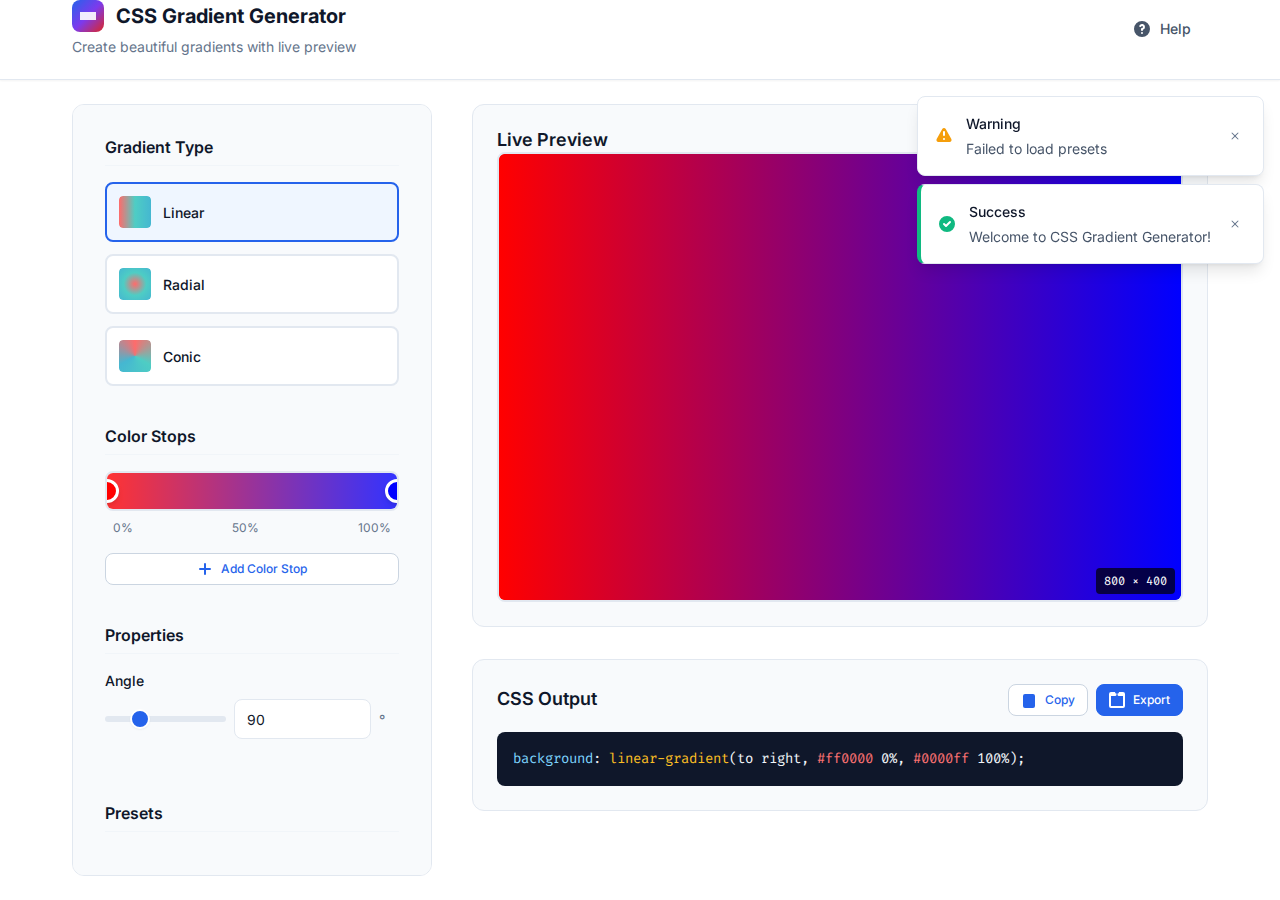
<file: index.html>
<!DOCTYPE html>
<html lang="en">
<head>
    <meta charset="UTF-8">
    <meta name="viewport" content="width=device-width, initial-scale=1.0">
    <meta name="description" content="Create beautiful CSS gradients with live preview and export functionality">
    <title>CSS Gradient Generator - Create Beautiful Gradients</title>
    
    <!-- Preload critical fonts -->
    <link rel="preconnect" href="https://fonts.googleapis.com">
    <link rel="preconnect" href="https://fonts.gstatic.com" crossorigin>
    <link href="https://fonts.googleapis.com/css2?family=Inter:wght@400;500;600;700&family=Fira+Code:wght@400;500&display=swap" rel="stylesheet">
    
    <!-- CSS Files -->
    <link rel="stylesheet" href="css/reset.css">
    <link rel="stylesheet" href="css/variables.css">
    <link rel="stylesheet" href="css/base.css">
    <link rel="stylesheet" href="css/layout.css">
    <link rel="stylesheet" href="css/components.css">
    <link rel="stylesheet" href="css/responsive.css">
</head>
<body>
    <!-- Skip to main content for accessibility -->
    <a href="#main-content" class="skip-link">Skip to main content</a>
    
    <!-- Header -->
    <header class="header" role="banner">
        <div class="container">
            <div class="header__content">
                <div class="header__brand">
                    <div class="header__logo">
                        <svg class="header__icon" width="32" height="32" viewBox="0 0 32 32" aria-hidden="true">
                            <defs>
                                <linearGradient id="logo-gradient" x1="0%" y1="0%" x2="100%" y2="100%">
                                    <stop offset="0%" style="stop-color:#2563eb"/>
                                    <stop offset="50%" style="stop-color:#7c3aed"/>
                                    <stop offset="100%" style="stop-color:#dc2626"/>
                                </linearGradient>
                            </defs>
                            <rect width="32" height="32" rx="8" fill="url(#logo-gradient)"/>
                            <path d="M8 12h16v8H8z" fill="white" opacity="0.9"/>
                        </svg>
                        <h1 class="header__title">CSS Gradient Generator</h1>
                    </div>
                    <p class="header__subtitle">Create beautiful gradients with live preview</p>
                </div>
                
                <div class="header__actions">
                    <button type="button" class="btn btn--ghost" aria-label="Help and documentation">
                        <svg width="20" height="20" viewBox="0 0 20 20" fill="currentColor" aria-hidden="true">
                            <path fill-rule="evenodd" d="M18 10a8 8 0 11-16 0 8 8 0 0116 0zm-8-3a1 1 0 00-.867.5 1 1 0 11-1.731-1A3 3 0 0113 8a3.001 3.001 0 01-2 2.83V11a1 1 0 11-2 0v-1a1 1 0 011-1 1 1 0 100-2zm0 8a1 1 0 100-2 1 1 0 000 2z" clip-rule="evenodd"/>
                        </svg>
                        Help
                    </button>
                </div>
            </div>
        </div>
    </header>

    <!-- Main Content -->
    <main id="main-content" class="main" role="main">
        <div class="container">
            <div class="app-layout">
                
                <!-- Control Panel -->
                <aside class="controls-panel" role="complementary" aria-label="Gradient controls">
                    
                    <!-- Gradient Type Selection -->
                    <section class="control-section">
                        <h2 class="control-section__title">Gradient Type</h2>
                        <div class="gradient-type-selector" role="radiogroup" aria-label="Select gradient type">
                            <label class="radio-card">
                                <input type="radio" name="gradient-type" value="linear" checked aria-describedby="linear-desc">
                                <span class="radio-card__content">
                                    <span class="radio-card__icon">
                                        <div class="gradient-preview gradient-preview--linear"></div>
                                    </span>
                                    <span class="radio-card__label">Linear</span>
                                </span>
                            </label>
                            
                            <label class="radio-card">
                                <input type="radio" name="gradient-type" value="radial" aria-describedby="radial-desc">
                                <span class="radio-card__content">
                                    <span class="radio-card__icon">
                                        <div class="gradient-preview gradient-preview--radial"></div>
                                    </span>
                                    <span class="radio-card__label">Radial</span>
                                </span>
                            </label>
                            
                            <label class="radio-card">
                                <input type="radio" name="gradient-type" value="conic" aria-describedby="conic-desc">
                                <span class="radio-card__content">
                                    <span class="radio-card__icon">
                                        <div class="gradient-preview gradient-preview--conic"></div>
                                    </span>
                                    <span class="radio-card__label">Conic</span>
                                </span>
                            </label>
                        </div>
                        
                        <!-- Screen reader descriptions -->
                        <div class="sr-only">
                            <div id="linear-desc">Linear gradient flows in a straight line</div>
                            <div id="radial-desc">Radial gradient radiates from a center point</div>
                            <div id="conic-desc">Conic gradient rotates around a center point</div>
                        </div>
                    </section>

                    <!-- Color Stops -->
                    <section class="control-section">
                        <h2 class="control-section__title">Color Stops</h2>
                        
                        <!-- Color Stop Slider -->
                        <div class="color-stops-container">
                            <div class="color-stops-track" role="slider" aria-label="Color stops" tabindex="0">
                                <div class="color-stops-background"></div>
                                <div class="color-stops-list" id="color-stops-list">
                                    <!-- Color stops will be dynamically added here -->
                                </div>
                            </div>
                            <div class="color-stops-labels">
                                <span>0%</span>
                                <span>50%</span>
                                <span>100%</span>
                            </div>
                        </div>
                        
                        <button type="button" class="btn btn--secondary btn--small add-color-stop" aria-label="Add new color stop">
                            <svg width="16" height="16" viewBox="0 0 16 16" fill="currentColor" aria-hidden="true">
                                <path d="M8 2a1 1 0 011 1v4h4a1 1 0 110 2H9v4a1 1 0 11-2 0V9H3a1 1 0 110-2h4V3a1 1 0 011-1z"/>
                            </svg>
                            Add Color Stop
                        </button>
                    </section>

                    <!-- Gradient Properties -->
                    <section class="control-section">
                        <h2 class="control-section__title">Properties</h2>
                        
                        <!-- Linear Gradient Controls -->
                        <div class="gradient-controls gradient-controls--linear">
                            <div class="form-group">
                                <label for="gradient-angle" class="form-label">Angle</label>
                                <div class="input-group">
                                    <input type="range" id="gradient-angle" class="range-input" min="0" max="360" value="90" aria-describedby="angle-value">
                                    <input type="number" id="angle-value" class="number-input" min="0" max="360" value="90" aria-label="Angle in degrees">
                                    <span class="input-suffix">°</span>
                                </div>
                            </div>
                        </div>
                        
                        <!-- Radial Gradient Controls -->
                        <div class="gradient-controls gradient-controls--radial" hidden>
                            <div class="form-group">
                                <label for="radial-position-x" class="form-label">Position</label>
                                <div class="position-controls">
                                    <div class="input-group">
                                        <label for="radial-position-x" class="sr-only">Horizontal position</label>
                                        <input type="range" id="radial-position-x" class="range-input" min="0" max="100" value="50">
                                        <span class="input-label">X: <span id="pos-x-value">50</span>%</span>
                                    </div>
                                    <div class="input-group">
                                        <label for="radial-position-y" class="sr-only">Vertical position</label>
                                        <input type="range" id="radial-position-y" class="range-input" min="0" max="100" value="50">
                                        <span class="input-label">Y: <span id="pos-y-value">50</span>%</span>
                                    </div>
                                </div>
                            </div>
                            
                            <div class="form-group">
                                <label for="radial-size" class="form-label">Size</label>
                                <select id="radial-size" class="select-input">
                                    <option value="farthest-corner">Farthest Corner</option>
                                    <option value="closest-corner">Closest Corner</option>
                                    <option value="farthest-side">Farthest Side</option>
                                    <option value="closest-side">Closest Side</option>
                                </select>
                            </div>
                        </div>
                        
                        <!-- Conic Gradient Controls -->
                        <div class="gradient-controls gradient-controls--conic" hidden>
                            <div class="form-group">
                                <label for="conic-angle" class="form-label">Start Angle</label>
                                <div class="input-group">
                                    <input type="range" id="conic-angle" class="range-input" min="0" max="360" value="0" aria-describedby="conic-angle-value">
                                    <input type="number" id="conic-angle-value" class="number-input" min="0" max="360" value="0" aria-label="Start angle in degrees">
                                    <span class="input-suffix">°</span>
                                </div>
                            </div>
                            
                            <div class="form-group">
                                <label for="conic-position-x" class="form-label">Center Position</label>
                                <div class="position-controls">
                                    <div class="input-group">
                                        <label for="conic-position-x" class="sr-only">Horizontal center position</label>
                                        <input type="range" id="conic-position-x" class="range-input" min="0" max="100" value="50">
                                        <span class="input-label">X: <span id="conic-pos-x-value">50</span>%</span>
                                    </div>
                                    <div class="input-group">
                                        <label for="conic-position-y" class="sr-only">Vertical center position</label>
                                        <input type="range" id="conic-position-y" class="range-input" min="0" max="100" value="50">
                                        <span class="input-label">Y: <span id="conic-pos-y-value">50</span>%</span>
                                    </div>
                                </div>
                            </div>
                        </div>
                    </section>

                    <!-- Presets -->
                    <section class="control-section">
                        <h2 class="control-section__title">Presets</h2>
                        <div class="presets-grid" role="grid" aria-label="Gradient presets">
                            <!-- Preset items will be dynamically loaded -->
                        </div>
                        <button type="button" class="btn btn--ghost btn--small load-more-presets">
                            Load More Presets
                        </button>
                    </section>
                </aside>

                <!-- Main Content Area -->
                <div class="main-content">
                    
                    <!-- Live Preview -->
                    <section class="preview-section" aria-label="Gradient preview">
                        <h2 class="section-title">Live Preview</h2>
                        <div class="preview-container">
                            <div class="preview-canvas" id="preview-canvas" role="img" aria-label="Current gradient preview">
                                <!-- Gradient preview will be applied as background -->
                            </div>
                            <div class="preview-info">
                                <span class="preview-dimensions" id="preview-dimensions">800 × 400</span>
                            </div>
                        </div>
                    </section>

                    <!-- CSS Output -->
                    <section class="output-section" aria-label="Generated CSS code">
                        <div class="section-header">
                            <h2 class="section-title">CSS Output</h2>
                            <div class="section-actions">
                                <button type="button" class="btn btn--secondary btn--small" id="copy-css" aria-label="Copy CSS to clipboard">
                                    <svg width="16" height="16" viewBox="0 0 16 16" fill="currentColor" aria-hidden="true">
                                        <path d="M4 2a2 2 0 00-2 2v8a2 2 0 002 2h8a2 2 0 002-2V4a2 2 0 00-2-2H4zm0 2h8v8H4V4z"/>
                                        <path d="M2 6a2 2 0 012-2h8a2 2 0 012 2v8a2 2 0 01-2 2H4a2 2 0 01-2-2V6z"/>
                                    </svg>
                                    Copy
                                </button>
                                <button type="button" class="btn btn--primary btn--small" id="export-css" aria-label="Export CSS as file">
                                    <svg width="16" height="16" viewBox="0 0 16 16" fill="currentColor" aria-hidden="true">
                                        <path d="M8.5 1.5A1.5 1.5 0 0010 0h4a2 2 0 012 2v12a2 2 0 01-2 2H2a2 2 0 01-2-2V2a2 2 0 012-2h4a1.5 1.5 0 001.5 1.5v1A1.5 1.5 0 016 4H2v10h12V4h-4a1.5 1.5 0 01-1.5-1.5v-1z"/>
                                    </svg>
                                    Export
                                </button>
                            </div>
                        </div>
                        
                        <div class="code-container">
                            <pre class="code-block" role="textbox" aria-label="Generated CSS code" tabindex="0"><code id="css-output" class="css-code">background: linear-gradient(90deg, #ff0000 0%, #0000ff 100%);</code></pre>
                        </div>
                    </section>
                </div>
            </div>
        </div>
    </main>

    <!-- Color Stop Editor Modal -->
    <div class="modal" id="color-stop-modal" role="dialog" aria-labelledby="modal-title" aria-hidden="true">
        <div class="modal__backdrop" aria-hidden="true"></div>
        <div class="modal__container">
            <div class="modal__header">
                <h3 class="modal__title" id="modal-title">Edit Color Stop</h3>
                <button type="button" class="modal__close" aria-label="Close modal">
                    <svg width="20" height="20" viewBox="0 0 20 20" fill="currentColor" aria-hidden="true">
                        <path fill-rule="evenodd" d="M4.293 4.293a1 1 0 011.414 0L10 8.586l4.293-4.293a1 1 0 111.414 1.414L11.414 10l4.293 4.293a1 1 0 01-1.414 1.414L10 11.414l-4.293 4.293a1 1 0 01-1.414-1.414L8.586 10 4.293 5.707a1 1 0 010-1.414z" clip-rule="evenodd"/>
                    </svg>
                </button>
            </div>
            
            <div class="modal__body">
                <div class="form-group">
                    <label for="color-picker" class="form-label">Color</label>
                    <div class="color-input-group">
                        <input type="color" id="color-picker" class="color-input" value="#ff0000">
                        <input type="text" id="color-hex" class="text-input" value="#ff0000" pattern="^#[0-9A-Fa-f]{6}$" aria-label="Hex color value">
                    </div>
                </div>
                
                <div class="form-group">
                    <label for="color-position" class="form-label">Position</label>
                    <div class="input-group">
                        <input type="range" id="color-position" class="range-input" min="0" max="100" value="50" aria-describedby="position-value">
                        <input type="number" id="position-value" class="number-input" min="0" max="100" value="50" aria-label="Position percentage">
                        <span class="input-suffix">%</span>
                    </div>
                </div>
                
                <div class="form-group">
                    <label for="color-opacity" class="form-label">Opacity</label>
                    <div class="input-group">
                        <input type="range" id="color-opacity" class="range-input" min="0" max="100" value="100" aria-describedby="opacity-value">
                        <input type="number" id="opacity-value" class="number-input" min="0" max="100" value="100" aria-label="Opacity percentage">
                        <span class="input-suffix">%</span>
                    </div>
                </div>
            </div>
            
            <div class="modal__footer">
                <button type="button" class="btn btn--ghost" id="delete-color-stop">Delete</button>
                <div class="modal__actions">
                    <button type="button" class="btn btn--secondary" id="cancel-edit">Cancel</button>
                    <button type="button" class="btn btn--primary" id="save-color-stop">Save</button>
                </div>
            </div>
        </div>
    </div>

    <!-- Toast Notifications -->
    <div class="toast-container" id="toast-container" aria-live="polite" aria-atomic="true">
        <!-- Toast messages will be dynamically added here -->
    </div>

    <!-- JavaScript Files -->
    <script type="module" src="./js/app.js"></script>
</body>
</html>
</file>
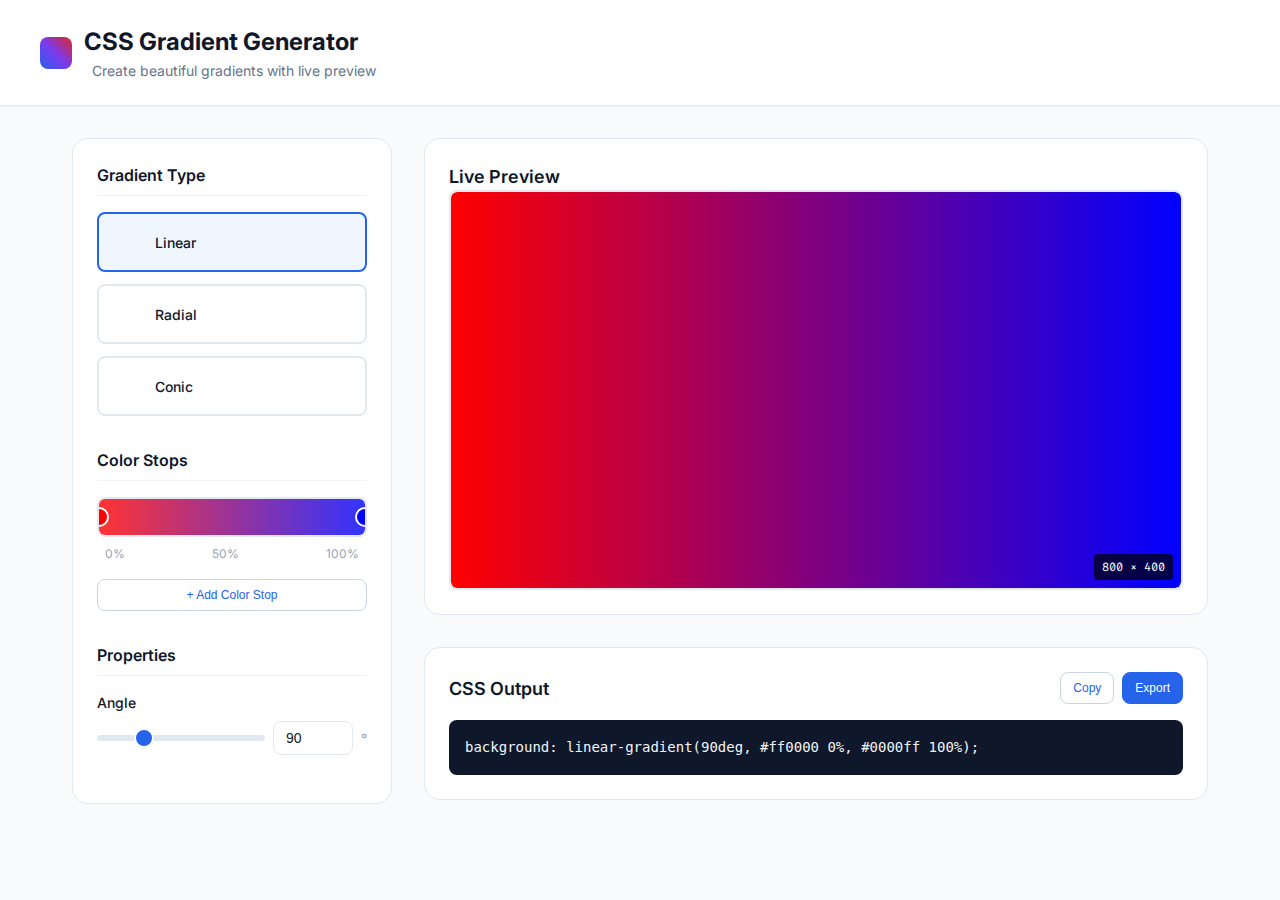
<file: standalone.html>
<!DOCTYPE html>
<html lang="en">
<head>
    <meta charset="UTF-8">
    <meta name="viewport" content="width=device-width, initial-scale=1.0">
    <meta name="description" content="Create beautiful CSS gradients with live preview and export functionality">
    <title>CSS Gradient Generator - Create Beautiful Gradients</title>
    
    <!-- Preload critical fonts -->
    <link rel="preconnect" href="https://fonts.googleapis.com">
    <link rel="preconnect" href="https://fonts.gstatic.com" crossorigin>
    <link href="https://fonts.googleapis.com/css2?family=Inter:wght@400;500;600;700&family=Fira+Code:wght@400;500&display=swap" rel="stylesheet">
    
    <!-- Inline CSS for standalone version -->
    <style>
        /* CSS Reset */
        *, *::before, *::after { box-sizing: border-box; }
        * { margin: 0; padding: 0; }
        
        /* CSS Variables */
        :root {
            --color-primary: #2563eb;
            --color-primary-light: #3b82f6;
            --color-primary-dark: #1d4ed8;
            --color-white: #ffffff;
            --color-gray-50: #f8fafc;
            --color-gray-100: #f1f5f9;
            --color-gray-200: #e2e8f0;
            --color-gray-300: #cbd5e1;
            --color-gray-400: #94a3b8;
            --color-gray-500: #64748b;
            --color-gray-600: #475569;
            --color-gray-700: #334155;
            --color-gray-800: #1e293b;
            --color-gray-900: #0f172a;
            --color-success: #10b981;
            --color-error: #ef4444;
            --color-warning: #f59e0b;
            --color-info: #06b6d4;
            
            --font-family-sans: 'Inter', -apple-system, BlinkMacSystemFont, 'Segoe UI', Roboto, sans-serif;
            --font-family-mono: 'Fira Code', 'SF Mono', Monaco, 'Cascadia Code', 'Roboto Mono', Consolas, 'Courier New', monospace;
            
            --space-1: 0.25rem;
            --space-2: 0.5rem;
            --space-3: 0.75rem;
            --space-4: 1rem;
            --space-6: 1.5rem;
            --space-8: 2rem;
            
            --radius-base: 0.25rem;
            --radius-lg: 0.5rem;
            --radius-xl: 0.75rem;
            --radius-2xl: 1rem;
            --radius-full: 9999px;
            
            --shadow-sm: 0 1px 2px 0 rgb(0 0 0 / 0.05);
            --shadow-md: 0 4px 6px -1px rgb(0 0 0 / 0.1), 0 2px 4px -2px rgb(0 0 0 / 0.1);
            --shadow-lg: 0 10px 15px -3px rgb(0 0 0 / 0.1), 0 4px 6px -4px rgb(0 0 0 / 0.1);
            
            --transition-fast: 150ms ease-out;
        }
        
        /* Base Styles */
        body {
            font-family: var(--font-family-sans);
            font-size: 16px;
            line-height: 1.5;
            color: var(--color-gray-900);
            background-color: var(--color-gray-50);
            -webkit-font-smoothing: antialiased;
            -moz-osx-font-smoothing: grayscale;
        }
        
        /* Header */
        .header {
            background: var(--color-white);
            border-bottom: 1px solid var(--color-gray-200);
            box-shadow: var(--shadow-sm);
            padding: var(--space-6);
        }
        
        .header__content {
            max-width: 1200px;
            margin: 0 auto;
            display: flex;
            align-items: center;
            justify-content: space-between;
        }
        
        .header__brand {
            display: flex;
            align-items: center;
            gap: var(--space-3);
        }
        
        .header__icon {
            width: 32px;
            height: 32px;
            background: linear-gradient(45deg, var(--color-primary), #7c3aed, #dc2626);
            border-radius: var(--radius-lg);
        }
        
        .header__title {
            font-size: 1.5rem;
            font-weight: 700;
            color: var(--color-gray-900);
        }
        
        .header__subtitle {
            font-size: 0.875rem;
            color: var(--color-gray-500);
            margin-left: var(--space-2);
        }
        
        /* Main Layout */
        .main {
            max-width: 1200px;
            margin: 0 auto;
            padding: var(--space-8);
            display: grid;
            grid-template-columns: 320px 1fr;
            gap: var(--space-8);
            align-items: start;
        }
        
        /* Controls Panel */
        .controls-panel {
            background: var(--color-white);
            border: 1px solid var(--color-gray-200);
            border-radius: var(--radius-2xl);
            padding: var(--space-6);
            position: sticky;
            top: var(--space-6);
        }
        
        .control-section {
            margin-bottom: var(--space-8);
        }
        
        .control-section:last-child {
            margin-bottom: 0;
        }
        
        .control-section__title {
            font-size: 1rem;
            font-weight: 600;
            color: var(--color-gray-900);
            margin-bottom: var(--space-4);
            padding-bottom: var(--space-2);
            border-bottom: 1px solid var(--color-gray-100);
        }
        
        /* Gradient Type Selector */
        .gradient-type-selector {
            display: flex;
            flex-direction: column;
            gap: var(--space-3);
        }
        
        .radio-card {
            display: block;
            cursor: pointer;
            position: relative;
        }
        
        .radio-card input[type="radio"] {
            position: absolute;
            opacity: 0;
            pointer-events: none;
        }
        
        .radio-card__content {
            display: flex;
            align-items: center;
            gap: var(--space-3);
            padding: var(--space-3);
            border: 2px solid var(--color-gray-200);
            border-radius: var(--radius-lg);
            background: var(--color-white);
            transition: all var(--transition-fast);
        }
        
        .radio-card input[type="radio"]:checked + .radio-card__content {
            border-color: var(--color-primary);
            background: #eff6ff;
        }
        
        .radio-card__icon {
            width: 32px;
            height: 32px;
            border-radius: var(--radius-base);
            overflow: hidden;
            flex-shrink: 0;
        }
        
        .gradient-preview--linear {
            background: linear-gradient(90deg, #ff6b6b 0%, #4ecdc4 50%, #45b7d1 100%);
        }
        
        .gradient-preview--radial {
            background: radial-gradient(circle, #ff6b6b 0%, #4ecdc4 50%, #45b7d1 100%);
        }
        
        .gradient-preview--conic {
            background: conic-gradient(from 0deg, #ff6b6b 0%, #4ecdc4 120deg, #45b7d1 240deg, #ff6b6b 360deg);
        }
        
        .radio-card__label {
            font-size: 0.875rem;
            font-weight: 500;
            color: var(--color-gray-900);
        }
        
        /* Color Stops */
        .color-stops-container {
            margin-bottom: var(--space-4);
        }
        
        .color-stops-track {
            position: relative;
            height: 40px;
            background: var(--color-white);
            border: 2px solid var(--color-gray-200);
            border-radius: var(--radius-lg);
            margin-bottom: var(--space-2);
            cursor: pointer;
            overflow: hidden;
        }
        
        .color-stops-background {
            position: absolute;
            top: 0;
            left: 0;
            right: 0;
            bottom: 0;
            background: linear-gradient(90deg, #ff0000 0%, #0000ff 100%);
            opacity: 0.8;
        }
        
        .color-stops-list {
            position: relative;
            height: 100%;
            z-index: 1;
        }
        
        .color-stop-handle {
            position: absolute;
            top: 50%;
            width: 20px;
            height: 20px;
            border: 2px solid var(--color-white);
            border-radius: var(--radius-full);
            cursor: pointer;
            box-shadow: var(--shadow-sm);
            transition: all var(--transition-fast);
            transform: translate(-50%, -50%);
            z-index: 3;
        }
        
        .color-stop-handle:hover {
            transform: translate(-50%, -50%) scale(1.1);
            box-shadow: var(--shadow-md);
        }
        
        .color-stops-labels {
            display: flex;
            justify-content: space-between;
            font-size: 0.75rem;
            color: var(--color-gray-400);
            padding: 0 var(--space-2);
        }
        
        /* Form Elements */
        .btn {
            display: inline-flex;
            align-items: center;
            justify-content: center;
            gap: var(--space-2);
            padding: var(--space-2) var(--space-4);
            font-size: 0.875rem;
            font-weight: 500;
            line-height: 1;
            border-radius: var(--radius-lg);
            border: 1px solid transparent;
            cursor: pointer;
            transition: all var(--transition-fast);
            text-decoration: none;
            white-space: nowrap;
            user-select: none;
            min-height: 40px;
        }
        
        .btn--primary {
            background: var(--color-primary);
            color: var(--color-white);
            border-color: var(--color-primary);
        }
        
        .btn--primary:hover {
            background: var(--color-primary-dark);
            border-color: var(--color-primary-dark);
        }
        
        .btn--secondary {
            background: var(--color-white);
            color: var(--color-primary);
            border-color: var(--color-gray-300);
        }
        
        .btn--secondary:hover {
            background: var(--color-gray-50);
            border-color: var(--color-primary);
        }
        
        .btn--small {
            padding: var(--space-1) var(--space-3);
            font-size: 0.75rem;
            min-height: 32px;
        }
        
        .add-color-stop {
            width: 100%;
            justify-content: center;
        }
        
        /* Form Controls */
        .form-group {
            margin-bottom: var(--space-6);
        }
        
        .form-label {
            display: block;
            font-size: 0.875rem;
            font-weight: 500;
            color: var(--color-gray-900);
            margin-bottom: var(--space-2);
        }
        
        .range-input {
            width: 100%;
            height: 6px;
            background: var(--color-gray-200);
            border-radius: var(--radius-full);
            outline: none;
            cursor: pointer;
            -webkit-appearance: none;
            appearance: none;
        }
        
        .range-input::-webkit-slider-thumb {
            -webkit-appearance: none;
            appearance: none;
            width: 20px;
            height: 20px;
            background: var(--color-primary);
            border-radius: var(--radius-full);
            cursor: pointer;
            border: 2px solid var(--color-white);
            box-shadow: var(--shadow-sm);
            transition: all var(--transition-fast);
        }
        
        .range-input::-moz-range-thumb {
            width: 20px;
            height: 20px;
            background: var(--color-primary);
            border-radius: var(--radius-full);
            cursor: pointer;
            border: 2px solid var(--color-white);
            box-shadow: var(--shadow-sm);
            transition: all var(--transition-fast);
        }
        
        .input-group {
            display: flex;
            align-items: center;
            gap: var(--space-2);
        }
        
        .number-input {
            width: 80px;
            padding: var(--space-2) var(--space-3);
            font-size: 0.875rem;
            color: var(--color-gray-900);
            background: var(--color-white);
            border: 1px solid var(--color-gray-200);
            border-radius: var(--radius-lg);
            transition: all var(--transition-fast);
        }
        
        .number-input:focus {
            outline: none;
            border-color: var(--color-primary);
            box-shadow: 0 0 0 3px rgb(59 130 246 / 0.1);
        }
        
        .input-suffix {
            font-size: 0.875rem;
            color: var(--color-gray-400);
            font-weight: 500;
        }
        
        /* Main Content */
        .main-content {
            display: flex;
            flex-direction: column;
            gap: var(--space-8);
        }
        
        .section-title {
            font-size: 1.125rem;
            font-weight: 600;
            color: var(--color-gray-900);
            margin: 0;
        }
        
        .section-header {
            display: flex;
            align-items: center;
            justify-content: space-between;
            margin-bottom: var(--space-4);
        }
        
        .section-actions {
            display: flex;
            align-items: center;
            gap: var(--space-2);
        }
        
        /* Preview Section */
        .preview-section {
            background: var(--color-white);
            border: 1px solid var(--color-gray-200);
            border-radius: var(--radius-2xl);
            padding: var(--space-6);
        }
        
        .preview-canvas {
            width: 100%;
            height: 400px;
            border: 2px solid var(--color-gray-200);
            border-radius: var(--radius-lg);
            background: 
                linear-gradient(45deg, var(--color-gray-200) 25%, transparent 25%),
                linear-gradient(-45deg, var(--color-gray-200) 25%, transparent 25%),
                linear-gradient(45deg, transparent 75%, var(--color-gray-200) 75%),
                linear-gradient(-45deg, transparent 75%, var(--color-gray-200) 75%);
            background-size: 20px 20px;
            background-position: 0 0, 0 10px, 10px -10px, -10px 0px;
            position: relative;
            overflow: hidden;
        }
        
        .preview-canvas::before {
            content: '';
            position: absolute;
            top: 0;
            left: 0;
            right: 0;
            bottom: 0;
            background: linear-gradient(90deg, #ff0000 0%, #0000ff 100%);
            border-radius: calc(var(--radius-lg) - 2px);
        }
        
        .preview-info {
            position: absolute;
            bottom: var(--space-2);
            right: var(--space-2);
            background: rgba(0, 0, 0, 0.7);
            color: white;
            padding: var(--space-1) var(--space-2);
            border-radius: var(--radius-base);
            font-size: 0.75rem;
            font-family: var(--font-family-mono);
        }
        
        /* Output Section */
        .output-section {
            background: var(--color-white);
            border: 1px solid var(--color-gray-200);
            border-radius: var(--radius-2xl);
            padding: var(--space-6);
        }
        
        .code-container {
            background: var(--color-gray-900);
            border-radius: var(--radius-lg);
            overflow: hidden;
        }
        
        .code-block {
            margin: 0;
            padding: var(--space-4);
            background: none;
            color: var(--color-gray-100);
            font-size: 0.875rem;
            line-height: 1.6;
            overflow-x: auto;
            white-space: pre-wrap;
            word-break: break-all;
            font-family: var(--font-family-mono);
        }
        
        /* Responsive */
        @media (max-width: 1023px) {
            .main {
                grid-template-columns: 1fr;
                gap: var(--space-6);
            }
            
            .controls-panel {
                position: static;
            }
        }
        
        @media (max-width: 767px) {
            .main {
                padding: var(--space-4);
            }
            
            .header__content {
                flex-direction: column;
                gap: var(--space-3);
                text-align: center;
            }
            
            .preview-canvas {
                height: 250px;
            }
        }
        
        /* Hidden by default */
        .gradient-controls {
            display: none;
        }
        
        .gradient-controls--active {
            display: block;
        }
    </style>
</head>
<body>
    <!-- Header -->
    <header class="header">
        <div class="header__content">
            <div class="header__brand">
                <div class="header__icon"></div>
                <div>
                    <h1 class="header__title">CSS Gradient Generator</h1>
                    <p class="header__subtitle">Create beautiful gradients with live preview</p>
                </div>
            </div>
        </div>
    </header>

    <!-- Main Content -->
    <main class="main">
        <!-- Control Panel -->
        <aside class="controls-panel">
            <!-- Gradient Type Selection -->
            <section class="control-section">
                <h2 class="control-section__title">Gradient Type</h2>
                <div class="gradient-type-selector">
                    <label class="radio-card">
                        <input type="radio" name="gradient-type" value="linear" checked>
                        <span class="radio-card__content">
                            <span class="radio-card__icon">
                                <div class="gradient-preview gradient-preview--linear"></div>
                            </span>
                            <span class="radio-card__label">Linear</span>
                        </span>
                    </label>
                    
                    <label class="radio-card">
                        <input type="radio" name="gradient-type" value="radial">
                        <span class="radio-card__content">
                            <span class="radio-card__icon">
                                <div class="gradient-preview gradient-preview--radial"></div>
                            </span>
                            <span class="radio-card__label">Radial</span>
                        </span>
                    </label>
                    
                    <label class="radio-card">
                        <input type="radio" name="gradient-type" value="conic">
                        <span class="radio-card__content">
                            <span class="radio-card__icon">
                                <div class="gradient-preview gradient-preview--conic"></div>
                            </span>
                            <span class="radio-card__label">Conic</span>
                        </span>
                    </label>
                </div>
            </section>

            <!-- Color Stops -->
            <section class="control-section">
                <h2 class="control-section__title">Color Stops</h2>
                <div class="color-stops-container">
                    <div class="color-stops-track" id="color-stops-track">
                        <div class="color-stops-background" id="color-stops-background"></div>
                        <div class="color-stops-list" id="color-stops-list">
                            <!-- Color stops will be dynamically added here -->
                        </div>
                    </div>
                    <div class="color-stops-labels">
                        <span>0%</span>
                        <span>50%</span>
                        <span>100%</span>
                    </div>
                </div>
                <button type="button" class="btn btn--secondary btn--small add-color-stop" id="add-color-stop">
                    + Add Color Stop
                </button>
            </section>

            <!-- Gradient Properties -->
            <section class="control-section">
                <h2 class="control-section__title">Properties</h2>
                
                <!-- Linear Gradient Controls -->
                <div class="gradient-controls gradient-controls--linear gradient-controls--active" id="linear-controls">
                    <div class="form-group">
                        <label for="gradient-angle" class="form-label">Angle</label>
                        <div class="input-group">
                            <input type="range" id="gradient-angle" class="range-input" min="0" max="360" value="90">
                            <input type="number" id="angle-value" class="number-input" min="0" max="360" value="90">
                            <span class="input-suffix">°</span>
                        </div>
                    </div>
                </div>
                
                <!-- Radial Gradient Controls -->
                <div class="gradient-controls gradient-controls--radial" id="radial-controls">
                    <div class="form-group">
                        <label class="form-label">Position</label>
                        <div class="input-group">
                            <input type="range" id="radial-position-x" class="range-input" min="0" max="100" value="50">
                            <span class="input-suffix">X: <span id="pos-x-value">50</span>%</span>
                        </div>
                        <div class="input-group" style="margin-top: 0.5rem;">
                            <input type="range" id="radial-position-y" class="range-input" min="0" max="100" value="50">
                            <span class="input-suffix">Y: <span id="pos-y-value">50</span>%</span>
                        </div>
                    </div>
                </div>
                
                <!-- Conic Gradient Controls -->
                <div class="gradient-controls gradient-controls--conic" id="conic-controls">
                    <div class="form-group">
                        <label for="conic-angle" class="form-label">Start Angle</label>
                        <div class="input-group">
                            <input type="range" id="conic-angle" class="range-input" min="0" max="360" value="0">
                            <input type="number" id="conic-angle-value" class="number-input" min="0" max="360" value="0">
                            <span class="input-suffix">°</span>
                        </div>
                    </div>
                </div>
            </section>
        </aside>

        <!-- Main Content Area -->
        <div class="main-content">
            <!-- Live Preview -->
            <section class="preview-section">
                <h2 class="section-title">Live Preview</h2>
                <div class="preview-container">
                    <div class="preview-canvas" id="preview-canvas">
                        <div class="preview-info" id="preview-dimensions">800 × 400</div>
                    </div>
                </div>
            </section>

            <!-- CSS Output -->
            <section class="output-section">
                <div class="section-header">
                    <h2 class="section-title">CSS Output</h2>
                    <div class="section-actions">
                        <button type="button" class="btn btn--secondary btn--small" id="copy-css">
                            Copy
                        </button>
                        <button type="button" class="btn btn--primary btn--small" id="export-css">
                            Export
                        </button>
                    </div>
                </div>
                
                <div class="code-container">
                    <pre class="code-block"><code id="css-output">background: linear-gradient(90deg, #ff0000 0%, #0000ff 100%);</code></pre>
                </div>
            </section>
        </div>
    </main>

    <!-- JavaScript -->
    <script>
        // Simple Gradient Generator - Standalone Version
        class SimpleGradientGenerator {
            constructor() {
                this.gradient = {
                    type: 'linear',
                    angle: 90,
                    position: { x: 50, y: 50 },
                    colorStops: [
                        { position: 0, color: '#ff0000' },
                        { position: 100, color: '#0000ff' }
                    ]
                };
                
                this.init();
            }
            
            init() {
                this.setupEventListeners();
                this.createColorStops();
                this.updatePreview();
                this.updateCSS();
            }
            
            setupEventListeners() {
                // Gradient type change
                document.querySelectorAll('input[name="gradient-type"]').forEach(input => {
                    input.addEventListener('change', (e) => {
                        this.gradient.type = e.target.value;
                        this.showControls(e.target.value);
                        this.updatePreview();
                        this.updateCSS();
                    });
                });
                
                // Angle controls
                const angleInput = document.getElementById('gradient-angle');
                const angleValue = document.getElementById('angle-value');
                
                if (angleInput) {
                    angleInput.addEventListener('input', (e) => {
                        this.gradient.angle = parseInt(e.target.value);
                        angleValue.value = this.gradient.angle;
                        this.updatePreview();
                        this.updateCSS();
                    });
                }
                
                if (angleValue) {
                    angleValue.addEventListener('input', (e) => {
                        this.gradient.angle = parseInt(e.target.value) || 0;
                        angleInput.value = this.gradient.angle;
                        this.updatePreview();
                        this.updateCSS();
                    });
                }
                
                // Radial position controls
                const radialX = document.getElementById('radial-position-x');
                const radialY = document.getElementById('radial-position-y');
                const posXValue = document.getElementById('pos-x-value');
                const posYValue = document.getElementById('pos-y-value');
                
                if (radialX) {
                    radialX.addEventListener('input', (e) => {
                        this.gradient.position.x = parseInt(e.target.value);
                        posXValue.textContent = this.gradient.position.x;
                        this.updatePreview();
                        this.updateCSS();
                    });
                }
                
                if (radialY) {
                    radialY.addEventListener('input', (e) => {
                        this.gradient.position.y = parseInt(e.target.value);
                        posYValue.textContent = this.gradient.position.y;
                        this.updatePreview();
                        this.updateCSS();
                    });
                }
                
                // Conic angle controls
                const conicAngle = document.getElementById('conic-angle');
                const conicAngleValue = document.getElementById('conic-angle-value');
                
                if (conicAngle) {
                    conicAngle.addEventListener('input', (e) => {
                        this.gradient.angle = parseInt(e.target.value);
                        conicAngleValue.value = this.gradient.angle;
                        this.updatePreview();
                        this.updateCSS();
                    });
                }
                
                if (conicAngleValue) {
                    conicAngleValue.addEventListener('input', (e) => {
                        this.gradient.angle = parseInt(e.target.value) || 0;
                        conicAngle.value = this.gradient.angle;
                        this.updatePreview();
                        this.updateCSS();
                    });
                }
                
                // Add color stop
                document.getElementById('add-color-stop').addEventListener('click', () => {
                    this.addColorStop();
                });
                
                // Copy CSS
                document.getElementById('copy-css').addEventListener('click', () => {
                    this.copyCSS();
                });
                
                // Export CSS
                document.getElementById('export-css').addEventListener('click', () => {
                    this.exportCSS();
                });
                
                // Color stops track click
                document.getElementById('color-stops-track').addEventListener('click', (e) => {
                    if (e.target.classList.contains('color-stop-handle')) return;
                    
                    const rect = e.currentTarget.getBoundingClientRect();
                    const position = ((e.clientX - rect.left) / rect.width) * 100;
                    const color = this.interpolateColor(position);
                    
                    this.gradient.colorStops.push({
                        position: Math.round(position),
                        color: color
                    });
                    
                    this.gradient.colorStops.sort((a, b) => a.position - b.position);
                    this.createColorStops();
                    this.updatePreview();
                    this.updateCSS();
                });
            }
            
            showControls(type) {
                document.querySelectorAll('.gradient-controls').forEach(control => {
                    control.classList.remove('gradient-controls--active');
                });
                
                const activeControl = document.getElementById(`${type}-controls`);
                if (activeControl) {
                    activeControl.classList.add('gradient-controls--active');
                }
            }
            
            createColorStops() {
                const container = document.getElementById('color-stops-list');
                container.innerHTML = '';
                
                this.gradient.colorStops.forEach((stop, index) => {
                    const handle = document.createElement('div');
                    handle.className = 'color-stop-handle';
                    handle.style.left = `${stop.position}%`;
                    handle.style.backgroundColor = stop.color;
                    handle.dataset.index = index;
                    
                    handle.addEventListener('click', (e) => {
                        e.stopPropagation();
                        this.editColorStop(index);
                    });
                    
                    container.appendChild(handle);
                });
                
                this.updateColorStopsBackground();
            }
            
            updateColorStopsBackground() {
                const background = document.getElementById('color-stops-background');
                const stops = this.gradient.colorStops
                    .sort((a, b) => a.position - b.position)
                    .map(stop => `${stop.color} ${stop.position}%`)
                    .join(', ');
                
                background.style.background = `linear-gradient(90deg, ${stops})`;
            }
            
            addColorStop() {
                const position = 50;
                const color = this.interpolateColor(position);
                
                this.gradient.colorStops.push({
                    position: position,
                    color: color
                });
                
                this.gradient.colorStops.sort((a, b) => a.position - b.position);
                this.createColorStops();
                this.updatePreview();
                this.updateCSS();
            }
            
            editColorStop(index) {
                const stop = this.gradient.colorStops[index];
                const newColor = prompt(`Enter color for stop at ${stop.position}%:`, stop.color);
                
                if (newColor && this.isValidColor(newColor)) {
                    this.gradient.colorStops[index].color = newColor;
                    this.createColorStops();
                    this.updatePreview();
                    this.updateCSS();
                }
            }
            
            interpolateColor(position) {
                // Simple color interpolation - return a middle color
                const colors = ['#ff6b6b', '#4ecdc4', '#45b7d1', '#96ceb4', '#feca57'];
                return colors[Math.floor(Math.random() * colors.length)];
            }
            
            isValidColor(color) {
                // Simple color validation
                return /^#([A-Fa-f0-9]{6}|[A-Fa-f0-9]{3})$/.test(color) ||
                       /^rgb\(\s*\d+\s*,\s*\d+\s*,\s*\d+\s*\)$/i.test(color) ||
                       /^hsl\(\s*\d+\s*,\s*\d+%\s*,\s*\d+%\s*\)$/i.test(color);
            }
            
            updatePreview() {
                const canvas = document.getElementById('preview-canvas');
                const css = this.generateCSS();
                
                // Update the ::before pseudo-element style
                const style = document.createElement('style');
                style.textContent = `
                    .preview-canvas::before {
                        background: ${css} !important;
                    }
                `;
                
                // Remove previous style
                const oldStyle = document.querySelector('#preview-style');
                if (oldStyle) {
                    oldStyle.remove();
                }
                
                style.id = 'preview-style';
                document.head.appendChild(style);
            }
            
            updateCSS() {
                const css = this.generateCSS();
                document.getElementById('css-output').textContent = `background: ${css};`;
            }
            
            generateCSS() {
                const { type, angle, position, colorStops } = this.gradient;
                const stops = colorStops
                    .sort((a, b) => a.position - b.position)
                    .map(stop => `${stop.color} ${stop.position}%`)
                    .join(', ');
                
                switch (type) {
                    case 'linear':
                        return `linear-gradient(${angle}deg, ${stops})`;
                    case 'radial':
                        return `radial-gradient(circle at ${position.x}% ${position.y}%, ${stops})`;
                    case 'conic':
                        return `conic-gradient(from ${angle}deg at ${position.x}% ${position.y}%, ${stops})`;
                    default:
                        return `linear-gradient(90deg, ${stops})`;
                }
            }
            
            copyCSS() {
                const css = `background: ${this.generateCSS()};`;
                
                if (navigator.clipboard) {
                    navigator.clipboard.writeText(css).then(() => {
                        this.showNotification('CSS copied to clipboard!', 'success');
                    }).catch(() => {
                        this.fallbackCopy(css);
                    });
                } else {
                    this.fallbackCopy(css);
                }
            }
            
            fallbackCopy(text) {
                const textarea = document.createElement('textarea');
                textarea.value = text;
                textarea.style.position = 'fixed';
                textarea.style.left = '-999999px';
                document.body.appendChild(textarea);
                textarea.select();
                
                try {
                    document.execCommand('copy');
                    this.showNotification('CSS copied to clipboard!', 'success');
                } catch (err) {
                    this.showNotification('Failed to copy CSS', 'error');
                }
                
                document.body.removeChild(textarea);
            }
            
            exportCSS() {
                const css = `/* Generated by CSS Gradient Generator */
.gradient {
    background: ${this.generateCSS()};
}`;
                
                const blob = new Blob([css], { type: 'text/css' });
                const url = URL.createObjectURL(blob);
                const link = document.createElement('a');
                link.href = url;
                link.download = 'gradient.css';
                link.style.display = 'none';
                
                document.body.appendChild(link);
                link.click();
                document.body.removeChild(link);
                URL.revokeObjectURL(url);
                
                this.showNotification('CSS file downloaded!', 'success');
            }
            
            showNotification(message, type = 'info') {
                // Simple notification system
                const notification = document.createElement('div');
                notification.style.cssText = `
                    position: fixed;
                    top: 20px;
                    right: 20px;
                    padding: 12px 20px;
                    background: ${type === 'success' ? '#10b981' : type === 'error' ? '#ef4444' : '#2563eb'};
                    color: white;
                    border-radius: 8px;
                    font-size: 14px;
                    font-weight: 500;
                    z-index: 1000;
                    box-shadow: 0 4px 6px -1px rgb(0 0 0 / 0.1);
                    animation: slideIn 0.3s ease-out;
                `;
                
                notification.textContent = message;
                document.body.appendChild(notification);
                
                // Add animation styles
                if (!document.querySelector('#notification-styles')) {
                    const style = document.createElement('style');
                    style.id = 'notification-styles';
                    style.textContent = `
                        @keyframes slideIn {
                            from {
                                opacity: 0;
                                transform: translateX(100%);
                            }
                            to {
                                opacity: 1;
                                transform: translateX(0);
                            }
                        }
                    `;
                    document.head.appendChild(style);
                }
                
                setTimeout(() => {
                    notification.style.opacity = '0';
                    notification.style.transform = 'translateX(100%)';
                    setTimeout(() => {
                        if (notification.parentNode) {
                            notification.parentNode.removeChild(notification);
                        }
                    }, 300);
                }, 3000);
            }
        }
        
        // Initialize the gradient generator when the page loads
        document.addEventListener('DOMContentLoaded', () => {
            new SimpleGradientGenerator();
        });
    </script>
</body>
</html>
</file>
<file: css/variables.css>
/* CSS Custom Properties - Design System Variables */

:root {
  /* Color Palette */
  
  /* Primary Colors */
  --color-primary: #2563eb;
  --color-primary-light: #3b82f6;
  --color-primary-dark: #1d4ed8;
  --color-primary-50: #eff6ff;
  --color-primary-100: #dbeafe;
  --color-primary-200: #bfdbfe;
  --color-primary-300: #93c5fd;
  --color-primary-400: #60a5fa;
  --color-primary-500: #3b82f6;
  --color-primary-600: #2563eb;
  --color-primary-700: #1d4ed8;
  --color-primary-800: #1e40af;
  --color-primary-900: #1e3a8a;

  /* Neutral Colors */
  --color-white: #ffffff;
  --color-black: #000000;
  --color-gray-50: #f8fafc;
  --color-gray-100: #f1f5f9;
  --color-gray-200: #e2e8f0;
  --color-gray-300: #cbd5e1;
  --color-gray-400: #94a3b8;
  --color-gray-500: #64748b;
  --color-gray-600: #475569;
  --color-gray-700: #334155;
  --color-gray-800: #1e293b;
  --color-gray-900: #0f172a;

  /* Status Colors */
  --color-success: #10b981;
  --color-success-light: #34d399;
  --color-success-dark: #059669;
  --color-warning: #f59e0b;
  --color-warning-light: #fbbf24;
  --color-warning-dark: #d97706;
  --color-error: #ef4444;
  --color-error-light: #f87171;
  --color-error-dark: #dc2626;
  --color-info: #06b6d4;
  --color-info-light: #22d3ee;
  --color-info-dark: #0891b2;

  /* Semantic Color Assignments */
  --color-background: var(--color-white);
  --color-surface: var(--color-gray-50);
  --color-surface-elevated: var(--color-white);
  --color-border: var(--color-gray-200);
  --color-border-light: var(--color-gray-100);
  --color-border-strong: var(--color-gray-300);
  
  --color-text-primary: var(--color-gray-900);
  --color-text-secondary: var(--color-gray-600);
  --color-text-muted: var(--color-gray-500);
  --color-text-disabled: var(--color-gray-400);
  --color-text-inverse: var(--color-white);

  /* Typography */
  --font-family-sans: 'Inter', -apple-system, BlinkMacSystemFont, 'Segoe UI', Roboto, sans-serif;
  --font-family-mono: 'Fira Code', 'SF Mono', Monaco, 'Cascadia Code', 'Roboto Mono', Consolas, 'Courier New', monospace;

  /* Font Sizes */
  --font-size-xs: 0.75rem;    /* 12px */
  --font-size-sm: 0.875rem;   /* 14px */
  --font-size-base: 1rem;     /* 16px */
  --font-size-lg: 1.125rem;   /* 18px */
  --font-size-xl: 1.25rem;    /* 20px */
  --font-size-2xl: 1.5rem;    /* 24px */
  --font-size-3xl: 1.875rem;  /* 30px */
  --font-size-4xl: 2.25rem;   /* 36px */

  /* Font Weights */
  --font-weight-normal: 400;
  --font-weight-medium: 500;
  --font-weight-semibold: 600;
  --font-weight-bold: 700;

  /* Line Heights */
  --line-height-tight: 1.25;
  --line-height-snug: 1.375;
  --line-height-normal: 1.5;
  --line-height-relaxed: 1.625;
  --line-height-loose: 2;

  /* Spacing Scale */
  --space-0: 0;
  --space-1: 0.25rem;   /* 4px */
  --space-2: 0.5rem;    /* 8px */
  --space-3: 0.75rem;   /* 12px */
  --space-4: 1rem;      /* 16px */
  --space-5: 1.25rem;   /* 20px */
  --space-6: 1.5rem;    /* 24px */
  --space-8: 2rem;      /* 32px */
  --space-10: 2.5rem;   /* 40px */
  --space-12: 3rem;     /* 48px */
  --space-16: 4rem;     /* 64px */
  --space-20: 5rem;     /* 80px */
  --space-24: 6rem;     /* 96px */

  /* Border Radius */
  --radius-none: 0;
  --radius-sm: 0.125rem;   /* 2px */
  --radius-base: 0.25rem;  /* 4px */
  --radius-md: 0.375rem;   /* 6px */
  --radius-lg: 0.5rem;     /* 8px */
  --radius-xl: 0.75rem;    /* 12px */
  --radius-2xl: 1rem;      /* 16px */
  --radius-full: 9999px;

  /* Shadows */
  --shadow-sm: 0 1px 2px 0 rgb(0 0 0 / 0.05);
  --shadow-base: 0 1px 3px 0 rgb(0 0 0 / 0.1), 0 1px 2px -1px rgb(0 0 0 / 0.1);
  --shadow-md: 0 4px 6px -1px rgb(0 0 0 / 0.1), 0 2px 4px -2px rgb(0 0 0 / 0.1);
  --shadow-lg: 0 10px 15px -3px rgb(0 0 0 / 0.1), 0 4px 6px -4px rgb(0 0 0 / 0.1);
  --shadow-xl: 0 20px 25px -5px rgb(0 0 0 / 0.1), 0 8px 10px -6px rgb(0 0 0 / 0.1);
  --shadow-2xl: 0 25px 50px -12px rgb(0 0 0 / 0.25);
  --shadow-inner: inset 0 2px 4px 0 rgb(0 0 0 / 0.05);

  /* Focus Ring */
  --focus-ring: 0 0 0 3px rgb(59 130 246 / 0.5);
  --focus-ring-error: 0 0 0 3px rgb(239 68 68 / 0.5);
  --focus-ring-success: 0 0 0 3px rgb(16 185 129 / 0.5);

  /* Transitions */
  --transition-fast: 150ms ease-out;
  --transition-base: 200ms ease-out;
  --transition-slow: 300ms ease-out;
  --transition-slower: 500ms ease-out;

  /* Z-Index Scale */
  --z-dropdown: 1000;
  --z-sticky: 1020;
  --z-fixed: 1030;
  --z-modal-backdrop: 1040;
  --z-modal: 1050;
  --z-popover: 1060;
  --z-tooltip: 1070;
  --z-toast: 1080;

  /* Layout */
  --container-max-width: 1200px;
  --container-padding: var(--space-6);
  --header-height: 80px;
  --sidebar-width: 320px;

  /* Component Specific */
  --button-height-sm: 32px;
  --button-height-base: 40px;
  --button-height-lg: 48px;
  
  --input-height-sm: 32px;
  --input-height-base: 40px;
  --input-height-lg: 48px;

  /* Gradient Previews */
  --gradient-linear-demo: linear-gradient(90deg, #ff6b6b 0%, #4ecdc4 50%, #45b7d1 100%);
  --gradient-radial-demo: radial-gradient(circle, #ff6b6b 0%, #4ecdc4 50%, #45b7d1 100%);
  --gradient-conic-demo: conic-gradient(from 0deg, #ff6b6b 0%, #4ecdc4 120deg, #45b7d1 240deg, #ff6b6b 360deg);

  /* Animation Curves */
  --ease-in-quad: cubic-bezier(0.55, 0.085, 0.68, 0.53);
  --ease-in-cubic: cubic-bezier(0.55, 0.055, 0.675, 0.19);
  --ease-out-quad: cubic-bezier(0.25, 0.46, 0.45, 0.94);
  --ease-out-cubic: cubic-bezier(0.215, 0.61, 0.355, 1);
  --ease-in-out-quad: cubic-bezier(0.455, 0.03, 0.515, 0.955);
  --ease-in-out-cubic: cubic-bezier(0.645, 0.045, 0.355, 1);
}

/* Dark Mode Variables */
@media (prefers-color-scheme: dark) {
  :root {
    --color-background: var(--color-gray-900);
    --color-surface: var(--color-gray-800);
    --color-surface-elevated: var(--color-gray-700);
    --color-border: var(--color-gray-700);
    --color-border-light: var(--color-gray-600);
    --color-border-strong: var(--color-gray-600);
    
    --color-text-primary: var(--color-gray-100);
    --color-text-secondary: var(--color-gray-300);
    --color-text-muted: var(--color-gray-400);
    --color-text-disabled: var(--color-gray-500);
    --color-text-inverse: var(--color-gray-900);

    /* Adjust shadows for dark mode */
    --shadow-sm: 0 1px 2px 0 rgb(0 0 0 / 0.3);
    --shadow-base: 0 1px 3px 0 rgb(0 0 0 / 0.4), 0 1px 2px -1px rgb(0 0 0 / 0.4);
    --shadow-md: 0 4px 6px -1px rgb(0 0 0 / 0.4), 0 2px 4px -2px rgb(0 0 0 / 0.4);
    --shadow-lg: 0 10px 15px -3px rgb(0 0 0 / 0.4), 0 4px 6px -4px rgb(0 0 0 / 0.4);
    --shadow-xl: 0 20px 25px -5px rgb(0 0 0 / 0.4), 0 8px 10px -6px rgb(0 0 0 / 0.4);
    --shadow-2xl: 0 25px 50px -12px rgb(0 0 0 / 0.5);
  }
}

/* High Contrast Mode */
@media (prefers-contrast: high) {
  :root {
    --color-border: var(--color-black);
    --color-border-light: var(--color-gray-800);
    --color-border-strong: var(--color-black);
    --shadow-sm: none;
    --shadow-base: none;
    --shadow-md: none;
    --shadow-lg: none;
    --shadow-xl: none;
    --shadow-2xl: none;
  }
}

/* Reduced Motion */
@media (prefers-reduced-motion: reduce) {
  :root {
    --transition-fast: 0ms;
    --transition-base: 0ms;
    --transition-slow: 0ms;
    --transition-slower: 0ms;
  }
}

/* Print Styles */
@media print {
  :root {
    --color-background: white;
    --color-surface: white;
    --color-text-primary: black;
    --color-text-secondary: black;
    --shadow-sm: none;
    --shadow-base: none;
    --shadow-md: none;
    --shadow-lg: none;
    --shadow-xl: none;
    --shadow-2xl: none;
  }
}
</file>
<file: css/layout.css>
/* Layout Styles - Grid System, App Structure, and Positioning */

/* Header Layout */
.header {
  position: sticky;
  top: 0;
  z-index: var(--z-sticky);
  background-color: var(--color-surface-elevated);
  border-bottom: 1px solid var(--color-border);
  box-shadow: var(--shadow-sm);
  height: var(--header-height);
}

.header__content {
  display: flex;
  align-items: center;
  justify-content: space-between;
  height: 100%;
  gap: var(--space-6);
}

.header__brand {
  display: flex;
  flex-direction: column;
  gap: var(--space-1);
}

.header__logo {
  display: flex;
  align-items: center;
  gap: var(--space-3);
}

.header__icon {
  flex-shrink: 0;
}

.header__title {
  font-size: var(--font-size-xl);
  font-weight: var(--font-weight-bold);
  color: var(--color-text-primary);
  margin: 0;
}

.header__subtitle {
  font-size: var(--font-size-sm);
  color: var(--color-text-muted);
  margin: 0;
}

.header__actions {
  display: flex;
  align-items: center;
  gap: var(--space-2);
}

/* Main Layout */
.main {
  min-height: calc(100vh - var(--header-height));
  padding: var(--space-6) 0;
}

.app-layout {
  display: grid;
  grid-template-columns: var(--sidebar-width) 1fr;
  gap: var(--space-8);
  align-items: start;
}

/* Controls Panel */
.controls-panel {
  position: sticky;
  top: calc(var(--header-height) + var(--space-6));
  max-height: calc(100vh - var(--header-height) - var(--space-12));
  overflow-y: auto;
  background-color: var(--color-surface);
  border: 1px solid var(--color-border);
  border-radius: var(--radius-xl);
  padding: var(--space-6);
}

/* Custom scrollbar for controls panel */
.controls-panel::-webkit-scrollbar {
  width: 6px;
}

.controls-panel::-webkit-scrollbar-track {
  background: var(--color-gray-100);
  border-radius: var(--radius-full);
}

.controls-panel::-webkit-scrollbar-thumb {
  background: var(--color-gray-300);
  border-radius: var(--radius-full);
}

.controls-panel::-webkit-scrollbar-thumb:hover {
  background: var(--color-gray-400);
}

/* Control Sections */
.control-section {
  margin-bottom: var(--space-8);
}

.control-section:last-child {
  margin-bottom: 0;
}

.control-section__title {
  font-size: var(--font-size-base);
  font-weight: var(--font-weight-semibold);
  color: var(--color-text-primary);
  margin-bottom: var(--space-4);
  padding-bottom: var(--space-2);
  border-bottom: 1px solid var(--color-border-light);
}

/* Gradient Type Selector */
.gradient-type-selector {
  display: flex;
  flex-direction: column;
  gap: var(--space-3);
}

/* Gradient Preview Icons */
.gradient-preview {
  width: 100%;
  height: 100%;
  border-radius: var(--radius-base);
}

.gradient-preview--linear {
  background: var(--gradient-linear-demo);
}

.gradient-preview--radial {
  background: var(--gradient-radial-demo);
}

.gradient-preview--conic {
  background: var(--gradient-conic-demo);
}

/* Color Stops Container */
.color-stops-container {
  margin-bottom: var(--space-4);
}

.color-stops-track {
  position: relative;
  height: 40px;
  background: var(--color-white);
  border: 2px solid var(--color-border);
  border-radius: var(--radius-lg);
  margin-bottom: var(--space-2);
  cursor: pointer;
  overflow: hidden;
}

.color-stops-background {
  position: absolute;
  top: 0;
  left: 0;
  right: 0;
  bottom: 0;
  background: linear-gradient(90deg, #ff0000 0%, #0000ff 100%);
  opacity: 0.8;
}

.color-stops-list {
  position: relative;
  height: 100%;
  z-index: 1;
}

.color-stop {
  position: absolute;
  top: 50%;
  transform: translate(-50%, -50%);
  width: 20px;
  height: 20px;
  border: 2px solid var(--color-white);
  border-radius: var(--radius-full);
  cursor: pointer;
  box-shadow: var(--shadow-sm);
  transition: all var(--transition-fast);
}

.color-stop:hover {
  transform: translate(-50%, -50%) scale(1.1);
  box-shadow: var(--shadow-md);
}

.color-stop:focus {
  outline: none;
  box-shadow: var(--focus-ring);
}

.color-stop--active {
  transform: translate(-50%, -50%) scale(1.2);
  box-shadow: var(--shadow-lg);
  border-width: 3px;
}

.color-stops-labels {
  display: flex;
  justify-content: space-between;
  font-size: var(--font-size-xs);
  color: var(--color-text-muted);
  padding: 0 var(--space-2);
}

/* Add Color Stop Button */
.add-color-stop {
  width: 100%;
  justify-content: center;
}

/* Gradient Controls */
.gradient-controls {
  display: flex;
  flex-direction: column;
  gap: var(--space-4);
}

.gradient-controls[hidden] {
  display: none;
}

/* Position Controls */
.position-controls {
  display: flex;
  flex-direction: column;
  gap: var(--space-3);
}

/* Presets Grid */
.presets-grid {
  display: grid;
  grid-template-columns: repeat(auto-fit, minmax(60px, 1fr));
  gap: var(--space-3);
  margin-bottom: var(--space-4);
}

.preset-item {
  aspect-ratio: 1;
  border: 2px solid var(--color-border);
  border-radius: var(--radius-lg);
  cursor: pointer;
  transition: all var(--transition-fast);
  overflow: hidden;
  position: relative;
}

.preset-item:hover {
  border-color: var(--color-primary);
  transform: scale(1.05);
}

.preset-item:focus {
  outline: none;
  box-shadow: var(--focus-ring);
}

.preset-item--active {
  border-color: var(--color-primary);
  box-shadow: var(--shadow-md);
}

/* Main Content Area */
.main-content {
  display: flex;
  flex-direction: column;
  gap: var(--space-8);
}

/* Section Headers */
.section-title {
  font-size: var(--font-size-lg);
  font-weight: var(--font-weight-semibold);
  color: var(--color-text-primary);
  margin: 0;
}

.section-header {
  display: flex;
  align-items: center;
  justify-content: space-between;
  margin-bottom: var(--space-4);
}

.section-actions {
  display: flex;
  align-items: center;
  gap: var(--space-2);
}

/* Preview Section */
.preview-section {
  background-color: var(--color-surface);
  border: 1px solid var(--color-border);
  border-radius: var(--radius-xl);
  padding: var(--space-6);
}

.preview-container {
  position: relative;
}

.preview-canvas {
  width: 100%;
  height: 400px;
  border: 2px solid var(--color-border);
  border-radius: var(--radius-lg);
  background: 
    linear-gradient(45deg, var(--color-gray-200) 25%, transparent 25%),
    linear-gradient(-45deg, var(--color-gray-200) 25%, transparent 25%),
    linear-gradient(45deg, transparent 75%, var(--color-gray-200) 75%),
    linear-gradient(-45deg, transparent 75%, var(--color-gray-200) 75%);
  background-size: 20px 20px;
  background-position: 0 0, 0 10px, 10px -10px, -10px 0px;
  position: relative;
  overflow: hidden;
}

.preview-canvas::before {
  content: '';
  position: absolute;
  top: 0;
  left: 0;
  right: 0;
  bottom: 0;
  background: linear-gradient(90deg, #ff0000 0%, #0000ff 100%);
  border-radius: calc(var(--radius-lg) - 2px);
}

.preview-info {
  position: absolute;
  bottom: var(--space-2);
  right: var(--space-2);
  background: rgba(0, 0, 0, 0.7);
  color: white;
  padding: var(--space-1) var(--space-2);
  border-radius: var(--radius-base);
  font-size: var(--font-size-xs);
  font-family: var(--font-family-mono);
}

/* Output Section */
.output-section {
  background-color: var(--color-surface);
  border: 1px solid var(--color-border);
  border-radius: var(--radius-xl);
  padding: var(--space-6);
}

.code-container {
  background-color: var(--color-gray-900);
  border-radius: var(--radius-lg);
  overflow: hidden;
}

.code-block {
  margin: 0;
  padding: var(--space-4);
  background: none;
  color: var(--color-gray-100);
  font-size: var(--font-size-sm);
  line-height: var(--line-height-relaxed);
  overflow-x: auto;
  white-space: pre-wrap;
  word-break: break-all;
}

.code-block:focus {
  outline: 2px solid var(--color-primary);
  outline-offset: -2px;
}

/* CSS Syntax Highlighting */
.css-code {
  color: var(--color-gray-100);
}

.css-property {
  color: #7dd3fc;
}

.css-value {
  color: #86efac;
}

.css-function {
  color: #fbbf24;
}

.css-color {
  color: #f87171;
}

/* Modal Layout */
.modal {
  position: fixed;
  top: 0;
  left: 0;
  right: 0;
  bottom: 0;
  z-index: var(--z-modal);
  display: flex;
  align-items: center;
  justify-content: center;
  padding: var(--space-4);
}

.modal[aria-hidden="true"] {
  display: none;
}

.modal__backdrop {
  position: absolute;
  top: 0;
  left: 0;
  right: 0;
  bottom: 0;
  background: rgba(0, 0, 0, 0.5);
  backdrop-filter: blur(4px);
}

.modal__container {
  position: relative;
  background: var(--color-white);
  border-radius: var(--radius-xl);
  box-shadow: var(--shadow-2xl);
  width: 100%;
  max-width: 480px;
  max-height: 90vh;
  overflow: hidden;
  display: flex;
  flex-direction: column;
}

.modal__header {
  display: flex;
  align-items: center;
  justify-content: space-between;
  padding: var(--space-6);
  border-bottom: 1px solid var(--color-border);
}

.modal__title {
  font-size: var(--font-size-lg);
  font-weight: var(--font-weight-semibold);
  margin: 0;
}

.modal__close {
  padding: var(--space-2);
  border-radius: var(--radius-lg);
  color: var(--color-text-muted);
  transition: all var(--transition-fast);
}

.modal__close:hover {
  background-color: var(--color-gray-100);
  color: var(--color-text-primary);
}

.modal__close:focus-visible {
  outline: none;
  box-shadow: var(--focus-ring);
}

.modal__body {
  padding: var(--space-6);
  overflow-y: auto;
  flex: 1;
}

.modal__footer {
  display: flex;
  align-items: center;
  justify-content: space-between;
  padding: var(--space-6);
  border-top: 1px solid var(--color-border);
  background-color: var(--color-gray-50);
}

.modal__actions {
  display: flex;
  align-items: center;
  gap: var(--space-3);
}

/* Color Input Group */
.color-input-group {
  display: flex;
  align-items: center;
  gap: var(--space-3);
}

.color-input-group .text-input {
  flex: 1;
  font-family: var(--font-family-mono);
  text-transform: uppercase;
}

/* Toast Container */
.toast-container {
  position: fixed;
  top: calc(var(--header-height) + var(--space-4));
  right: var(--space-4);
  z-index: var(--z-toast);
  display: flex;
  flex-direction: column;
  gap: var(--space-2);
  max-width: 400px;
}

.toast {
  background: var(--color-white);
  border: 1px solid var(--color-border);
  border-radius: var(--radius-lg);
  padding: var(--space-4);
  box-shadow: var(--shadow-lg);
  display: flex;
  align-items: center;
  gap: var(--space-3);
  animation: slideInRight 0.3s ease-out;
}

.toast--success {
  border-left: 4px solid var(--color-success);
}

.toast--error {
  border-left: 4px solid var(--color-error);
}

.toast--info {
  border-left: 4px solid var(--color-info);
}

.toast__icon {
  flex-shrink: 0;
}

.toast__content {
  flex: 1;
}

.toast__title {
  font-size: var(--font-size-sm);
  font-weight: var(--font-weight-medium);
  margin: 0 0 var(--space-1) 0;
}

.toast__message {
  font-size: var(--font-size-sm);
  color: var(--color-text-secondary);
  margin: 0;
}

.toast__close {
  padding: var(--space-1);
  border-radius: var(--radius-base);
  color: var(--color-text-muted);
  transition: all var(--transition-fast);
}

.toast__close:hover {
  background-color: var(--color-gray-100);
  color: var(--color-text-primary);
}

@keyframes slideInRight {
  from {
    opacity: 0;
    transform: translateX(100%);
  }
  to {
    opacity: 1;
    transform: translateX(0);
  }
}

/* Load More Button */
.load-more-presets {
  width: 100%;
  justify-content: center;
}

/* Utility Layout Classes */
.flex {
  display: flex;
}

.flex-col {
  flex-direction: column;
}

.items-center {
  align-items: center;
}

.justify-center {
  justify-content: center;
}

.justify-between {
  justify-content: space-between;
}

.gap-2 {
  gap: var(--space-2);
}

.gap-4 {
  gap: var(--space-4);
}

.w-full {
  width: 100%;
}

.h-full {
  height: 100%;
}

.relative {
  position: relative;
}

.absolute {
  position: absolute;
}

.sticky {
  position: sticky;
}

.top-0 {
  top: 0;
}

.z-10 {
  z-index: 10;
}
</file>
<file: css/components.css>
/* Component Styles - Specific UI Components and Interactive Elements */

/* Enhanced Range Input with Gradient Track */
.gradient-range {
  position: relative;
  width: 100%;
}

.gradient-range .range-input {
  background: transparent;
  position: relative;
  z-index: 2;
}

.gradient-range::before {
  content: '';
  position: absolute;
  top: 50%;
  left: 0;
  right: 0;
  height: 6px;
  background: linear-gradient(90deg, 
    hsl(0, 100%, 50%) 0%,
    hsl(60, 100%, 50%) 16.66%,
    hsl(120, 100%, 50%) 33.33%,
    hsl(180, 100%, 50%) 50%,
    hsl(240, 100%, 50%) 66.66%,
    hsl(300, 100%, 50%) 83.33%,
    hsl(360, 100%, 50%) 100%
  );
  border-radius: var(--radius-full);
  transform: translateY(-50%);
  z-index: 1;
}

/* Color Stop Handle */
.color-stop-handle {
  position: absolute;
  top: 50%;
  width: 24px;
  height: 24px;
  border: 3px solid var(--color-white);
  border-radius: var(--radius-full);
  cursor: grab;
  box-shadow: var(--shadow-md);
  transition: all var(--transition-fast);
  transform: translate(-50%, -50%);
  z-index: 3;
}

.color-stop-handle:hover {
  transform: translate(-50%, -50%) scale(1.1);
  box-shadow: var(--shadow-lg);
}

.color-stop-handle:active {
  cursor: grabbing;
  transform: translate(-50%, -50%) scale(1.2);
}

.color-stop-handle:focus {
  outline: none;
  box-shadow: var(--focus-ring);
}

.color-stop-handle--selected {
  border-width: 4px;
  transform: translate(-50%, -50%) scale(1.15);
  box-shadow: var(--shadow-xl);
}

/* Color Stop Tooltip */
.color-stop-tooltip {
  position: absolute;
  bottom: 100%;
  left: 50%;
  transform: translateX(-50%);
  background: var(--color-gray-900);
  color: var(--color-white);
  padding: var(--space-1) var(--space-2);
  border-radius: var(--radius-base);
  font-size: var(--font-size-xs);
  font-family: var(--font-family-mono);
  white-space: nowrap;
  margin-bottom: var(--space-2);
  opacity: 0;
  pointer-events: none;
  transition: opacity var(--transition-fast);
}

.color-stop-tooltip::after {
  content: '';
  position: absolute;
  top: 100%;
  left: 50%;
  transform: translateX(-50%);
  border: 4px solid transparent;
  border-top-color: var(--color-gray-900);
}

.color-stop-handle:hover .color-stop-tooltip,
.color-stop-handle:focus .color-stop-tooltip {
  opacity: 1;
}

/* Angle Indicator */
.angle-indicator {
  position: relative;
  width: 80px;
  height: 80px;
  margin: 0 auto var(--space-4);
  border: 2px solid var(--color-border);
  border-radius: var(--radius-full);
  background: var(--color-white);
}

.angle-indicator::before {
  content: '';
  position: absolute;
  top: 50%;
  left: 50%;
  width: 2px;
  height: 30px;
  background: var(--color-primary);
  transform-origin: bottom center;
  transform: translate(-50%, -100%) rotate(var(--angle, 90deg));
  transition: transform var(--transition-fast);
}

.angle-indicator::after {
  content: '';
  position: absolute;
  top: 50%;
  left: 50%;
  width: 8px;
  height: 8px;
  background: var(--color-primary);
  border-radius: var(--radius-full);
  transform: translate(-50%, -50%);
}

/* Position Indicator */
.position-indicator {
  position: relative;
  width: 120px;
  height: 80px;
  margin: 0 auto var(--space-4);
  border: 2px solid var(--color-border);
  border-radius: var(--radius-lg);
  background: var(--color-gray-50);
  overflow: hidden;
}

.position-indicator::before {
  content: '';
  position: absolute;
  width: 8px;
  height: 8px;
  background: var(--color-primary);
  border: 2px solid var(--color-white);
  border-radius: var(--radius-full);
  box-shadow: var(--shadow-sm);
  left: var(--pos-x, 50%);
  top: var(--pos-y, 50%);
  transform: translate(-50%, -50%);
  transition: all var(--transition-fast);
}

/* Preset Item Enhanced */
.preset-item {
  position: relative;
  overflow: hidden;
}

.preset-item::before {
  content: '';
  position: absolute;
  top: 0;
  left: 0;
  right: 0;
  bottom: 0;
  background: var(--preset-gradient, linear-gradient(45deg, #ff0000, #0000ff));
  transition: transform var(--transition-fast);
}

.preset-item:hover::before {
  transform: scale(1.1);
}

.preset-item::after {
  content: '';
  position: absolute;
  top: 0;
  left: 0;
  right: 0;
  bottom: 0;
  background: rgba(0, 0, 0, 0);
  transition: background-color var(--transition-fast);
}

.preset-item:hover::after {
  background: rgba(0, 0, 0, 0.1);
}

.preset-item--active::after {
  background: rgba(37, 99, 235, 0.2);
}

/* Preset Tooltip */
.preset-item[data-tooltip]::before {
  content: attr(data-tooltip);
  position: absolute;
  bottom: 100%;
  left: 50%;
  transform: translateX(-50%);
  background: var(--color-gray-900);
  color: var(--color-white);
  padding: var(--space-1) var(--space-2);
  border-radius: var(--radius-base);
  font-size: var(--font-size-xs);
  white-space: nowrap;
  opacity: 0;
  pointer-events: none;
  transition: opacity var(--transition-fast);
  z-index: var(--z-tooltip);
  margin-bottom: var(--space-2);
}

.preset-item:hover[data-tooltip]::before {
  opacity: 1;
}

/* Code Block with Copy Button */
.code-block-container {
  position: relative;
}

.code-copy-button {
  position: absolute;
  top: var(--space-3);
  right: var(--space-3);
  padding: var(--space-2);
  background: rgba(255, 255, 255, 0.1);
  border: 1px solid rgba(255, 255, 255, 0.2);
  border-radius: var(--radius-base);
  color: var(--color-white);
  font-size: var(--font-size-xs);
  cursor: pointer;
  transition: all var(--transition-fast);
  backdrop-filter: blur(4px);
}

.code-copy-button:hover {
  background: rgba(255, 255, 255, 0.2);
  border-color: rgba(255, 255, 255, 0.3);
}

.code-copy-button:focus-visible {
  outline: none;
  box-shadow: 0 0 0 2px rgba(255, 255, 255, 0.5);
}

.code-copy-button--copied {
  background: rgba(16, 185, 129, 0.2);
  border-color: rgba(16, 185, 129, 0.4);
  color: #10b981;
}

/* Loading Spinner */
.spinner {
  width: 20px;
  height: 20px;
  border: 2px solid var(--color-gray-300);
  border-top: 2px solid var(--color-primary);
  border-radius: var(--radius-full);
  animation: spin 1s linear infinite;
}

@keyframes spin {
  0% { transform: rotate(0deg); }
  100% { transform: rotate(360deg); }
}

/* Progress Bar */
.progress-bar {
  width: 100%;
  height: 4px;
  background: var(--color-gray-200);
  border-radius: var(--radius-full);
  overflow: hidden;
}

.progress-bar__fill {
  height: 100%;
  background: var(--color-primary);
  border-radius: var(--radius-full);
  transition: width var(--transition-base);
  width: var(--progress, 0%);
}

/* Dropdown Menu */
.dropdown {
  position: relative;
  display: inline-block;
}

.dropdown__trigger {
  display: flex;
  align-items: center;
  gap: var(--space-2);
}

.dropdown__menu {
  position: absolute;
  top: 100%;
  left: 0;
  min-width: 200px;
  background: var(--color-white);
  border: 1px solid var(--color-border);
  border-radius: var(--radius-lg);
  box-shadow: var(--shadow-lg);
  padding: var(--space-2);
  z-index: var(--z-dropdown);
  opacity: 0;
  visibility: hidden;
  transform: translateY(-8px);
  transition: all var(--transition-fast);
}

.dropdown--open .dropdown__menu {
  opacity: 1;
  visibility: visible;
  transform: translateY(0);
}

.dropdown__item {
  display: flex;
  align-items: center;
  gap: var(--space-2);
  padding: var(--space-2) var(--space-3);
  border-radius: var(--radius-base);
  font-size: var(--font-size-sm);
  color: var(--color-text-primary);
  cursor: pointer;
  transition: background-color var(--transition-fast);
}

.dropdown__item:hover {
  background-color: var(--color-gray-50);
}

.dropdown__item:focus {
  outline: none;
  background-color: var(--color-primary-50);
}

.dropdown__divider {
  height: 1px;
  background: var(--color-border);
  margin: var(--space-2) 0;
}

/* Tabs */
.tabs {
  display: flex;
  border-bottom: 1px solid var(--color-border);
  margin-bottom: var(--space-6);
}

.tab {
  padding: var(--space-3) var(--space-4);
  font-size: var(--font-size-sm);
  font-weight: var(--font-weight-medium);
  color: var(--color-text-muted);
  background: none;
  border: none;
  border-bottom: 2px solid transparent;
  cursor: pointer;
  transition: all var(--transition-fast);
}

.tab:hover {
  color: var(--color-text-primary);
  background-color: var(--color-gray-50);
}

.tab:focus-visible {
  outline: none;
  box-shadow: var(--focus-ring);
}

.tab--active {
  color: var(--color-primary);
  border-bottom-color: var(--color-primary);
}

.tab-panel {
  display: none;
}

.tab-panel--active {
  display: block;
}

/* Accordion */
.accordion-item {
  border: 1px solid var(--color-border);
  border-radius: var(--radius-lg);
  margin-bottom: var(--space-2);
  overflow: hidden;
}

.accordion-header {
  display: flex;
  align-items: center;
  justify-content: space-between;
  padding: var(--space-4);
  background: var(--color-gray-50);
  cursor: pointer;
  transition: background-color var(--transition-fast);
}

.accordion-header:hover {
  background-color: var(--color-gray-100);
}

.accordion-header:focus-visible {
  outline: none;
  box-shadow: inset var(--focus-ring);
}

.accordion-title {
  font-size: var(--font-size-base);
  font-weight: var(--font-weight-medium);
  margin: 0;
}

.accordion-icon {
  transition: transform var(--transition-fast);
}

.accordion-item--open .accordion-icon {
  transform: rotate(180deg);
}

.accordion-content {
  padding: 0 var(--space-4);
  max-height: 0;
  overflow: hidden;
  transition: all var(--transition-base);
}

.accordion-item--open .accordion-content {
  padding: var(--space-4);
  max-height: 500px;
}

/* Tooltip */
.tooltip {
  position: relative;
  display: inline-block;
}

.tooltip::before {
  content: attr(data-tooltip);
  position: absolute;
  bottom: 100%;
  left: 50%;
  transform: translateX(-50%);
  background: var(--color-gray-900);
  color: var(--color-white);
  padding: var(--space-2) var(--space-3);
  border-radius: var(--radius-base);
  font-size: var(--font-size-sm);
  white-space: nowrap;
  opacity: 0;
  pointer-events: none;
  transition: opacity var(--transition-fast);
  z-index: var(--z-tooltip);
  margin-bottom: var(--space-2);
}

.tooltip::after {
  content: '';
  position: absolute;
  bottom: 100%;
  left: 50%;
  transform: translateX(-50%);
  border: 4px solid transparent;
  border-top-color: var(--color-gray-900);
  opacity: 0;
  pointer-events: none;
  transition: opacity var(--transition-fast);
  z-index: var(--z-tooltip);
}

.tooltip:hover::before,
.tooltip:hover::after {
  opacity: 1;
}

/* Badge */
.badge {
  display: inline-flex;
  align-items: center;
  padding: var(--space-1) var(--space-2);
  font-size: var(--font-size-xs);
  font-weight: var(--font-weight-medium);
  border-radius: var(--radius-full);
  background-color: var(--color-gray-100);
  color: var(--color-text-secondary);
}

.badge--primary {
  background-color: var(--color-primary-100);
  color: var(--color-primary-700);
}

.badge--success {
  background-color: rgba(16, 185, 129, 0.1);
  color: var(--color-success-dark);
}

.badge--warning {
  background-color: rgba(245, 158, 11, 0.1);
  color: var(--color-warning-dark);
}

.badge--error {
  background-color: rgba(239, 68, 68, 0.1);
  color: var(--color-error-dark);
}

/* Divider */
.divider {
  height: 1px;
  background: var(--color-border);
  margin: var(--space-6) 0;
}

.divider--vertical {
  width: 1px;
  height: auto;
  margin: 0 var(--space-4);
}

/* Card */
.card {
  background: var(--color-white);
  border: 1px solid var(--color-border);
  border-radius: var(--radius-xl);
  padding: var(--space-6);
  box-shadow: var(--shadow-sm);
  transition: box-shadow var(--transition-fast);
}

.card:hover {
  box-shadow: var(--shadow-md);
}

.card__header {
  margin-bottom: var(--space-4);
  padding-bottom: var(--space-4);
  border-bottom: 1px solid var(--color-border-light);
}

.card__title {
  font-size: var(--font-size-lg);
  font-weight: var(--font-weight-semibold);
  margin: 0;
}

.card__subtitle {
  font-size: var(--font-size-sm);
  color: var(--color-text-muted);
  margin: var(--space-1) 0 0 0;
}

.card__body {
  margin-bottom: var(--space-4);
}

.card__footer {
  padding-top: var(--space-4);
  border-top: 1px solid var(--color-border-light);
  display: flex;
  align-items: center;
  justify-content: flex-end;
  gap: var(--space-3);
}

/* Empty State */
.empty-state {
  text-align: center;
  padding: var(--space-12) var(--space-6);
  color: var(--color-text-muted);
}

.empty-state__icon {
  width: 64px;
  height: 64px;
  margin: 0 auto var(--space-4);
  opacity: 0.5;
}

.empty-state__title {
  font-size: var(--font-size-lg);
  font-weight: var(--font-weight-medium);
  color: var(--color-text-secondary);
  margin-bottom: var(--space-2);
}

.empty-state__description {
  font-size: var(--font-size-sm);
  margin-bottom: var(--space-6);
}

/* Skeleton Loading */
.skeleton {
  background: linear-gradient(90deg, var(--color-gray-200) 25%, var(--color-gray-100) 50%, var(--color-gray-200) 75%);
  background-size: 200% 100%;
  animation: skeleton-loading 1.5s infinite;
  border-radius: var(--radius-base);
}

@keyframes skeleton-loading {
  0% {
    background-position: 200% 0;
  }
  100% {
    background-position: -200% 0;
  }
}

.skeleton--text {
  height: 1em;
  margin-bottom: var(--space-2);
}

.skeleton--title {
  height: 1.5em;
  width: 60%;
  margin-bottom: var(--space-3);
}

.skeleton--button {
  height: var(--button-height-base);
  width: 120px;
}

.skeleton--circle {
  border-radius: var(--radius-full);
  width: 40px;
  height: 40px;
}
</file>
<file: css/responsive.css>
/* Responsive Styles - Mobile, Tablet, and Desktop Breakpoints */

/* Mobile First Approach - Base styles are mobile */

/* Small Mobile (320px - 479px) */
@media (max-width: 479px) {
  :root {
    --container-padding: var(--space-4);
    --sidebar-width: 100%;
  }

  .header__content {
    flex-direction: column;
    gap: var(--space-3);
    text-align: center;
  }

  .header__brand {
    align-items: center;
  }

  .header__title {
    font-size: var(--font-size-lg);
  }

  .header__subtitle {
    display: none;
  }

  .app-layout {
    grid-template-columns: 1fr;
    gap: var(--space-4);
  }

  .controls-panel {
    position: static;
    max-height: none;
    order: 2;
  }

  .main-content {
    order: 1;
  }

  .preview-canvas {
    height: 250px;
  }

  .gradient-type-selector {
    display: grid;
    grid-template-columns: 1fr;
    gap: var(--space-2);
  }

  .radio-card__content {
    padding: var(--space-2);
    gap: var(--space-2);
  }

  .radio-card__icon {
    width: 24px;
    height: 24px;
  }

  .position-controls {
    gap: var(--space-2);
  }

  .presets-grid {
    grid-template-columns: repeat(4, 1fr);
    gap: var(--space-2);
  }

  .modal {
    padding: var(--space-2);
  }

  .modal__container {
    max-width: none;
    width: 100%;
    margin: 0;
  }

  .modal__header,
  .modal__body,
  .modal__footer {
    padding: var(--space-4);
  }

  .color-input-group {
    flex-direction: column;
    align-items: stretch;
  }

  .toast-container {
    left: var(--space-2);
    right: var(--space-2);
    top: calc(var(--header-height) + var(--space-2));
  }

  .toast {
    padding: var(--space-3);
  }
}

/* Mobile (480px - 767px) */
@media (min-width: 480px) and (max-width: 767px) {
  :root {
    --container-padding: var(--space-4);
    --sidebar-width: 100%;
  }

  .header__content {
    gap: var(--space-4);
  }

  .app-layout {
    grid-template-columns: 1fr;
    gap: var(--space-6);
  }

  .controls-panel {
    position: static;
    max-height: none;
    order: 2;
  }

  .main-content {
    order: 1;
  }

  .preview-canvas {
    height: 300px;
  }

  .gradient-type-selector {
    display: grid;
    grid-template-columns: repeat(3, 1fr);
    gap: var(--space-3);
  }

  .presets-grid {
    grid-template-columns: repeat(6, 1fr);
    gap: var(--space-2);
  }

  .modal__container {
    max-width: 400px;
  }

  /* Tabs for mobile controls */
  .controls-panel {
    padding: 0;
  }

  .mobile-tabs {
    display: flex;
    border-bottom: 1px solid var(--color-border);
    background: var(--color-surface);
    border-radius: var(--radius-xl) var(--radius-xl) 0 0;
  }

  .mobile-tab {
    flex: 1;
    padding: var(--space-3);
    text-align: center;
    font-size: var(--font-size-sm);
    font-weight: var(--font-weight-medium);
    color: var(--color-text-muted);
    background: none;
    border: none;
    border-bottom: 2px solid transparent;
    cursor: pointer;
    transition: all var(--transition-fast);
  }

  .mobile-tab:first-child {
    border-radius: var(--radius-xl) 0 0 0;
  }

  .mobile-tab:last-child {
    border-radius: 0 var(--radius-xl) 0 0;
  }

  .mobile-tab--active {
    color: var(--color-primary);
    border-bottom-color: var(--color-primary);
    background: var(--color-white);
  }

  .mobile-tab-panel {
    display: none;
    padding: var(--space-6);
  }

  .mobile-tab-panel--active {
    display: block;
  }
}

/* Tablet (768px - 1023px) */
@media (min-width: 768px) and (max-width: 1023px) {
  :root {
    --container-padding: var(--space-6);
    --sidebar-width: 280px;
  }

  .app-layout {
    grid-template-columns: var(--sidebar-width) 1fr;
    gap: var(--space-6);
  }

  .controls-panel {
    position: sticky;
    top: calc(var(--header-height) + var(--space-6));
    max-height: calc(100vh - var(--header-height) - var(--space-12));
  }

  .preview-canvas {
    height: 350px;
  }

  .gradient-type-selector {
    display: flex;
    flex-direction: column;
    gap: var(--space-3);
  }

  .presets-grid {
    grid-template-columns: repeat(4, 1fr);
    gap: var(--space-3);
  }

  .modal__container {
    max-width: 480px;
  }

  .section-header {
    flex-direction: column;
    align-items: flex-start;
    gap: var(--space-3);
  }

  .section-actions {
    align-self: stretch;
    justify-content: flex-end;
  }
}

/* Desktop (1024px - 1279px) */
@media (min-width: 1024px) and (max-width: 1279px) {
  :root {
    --container-padding: var(--space-6);
    --sidebar-width: 320px;
  }

  .preview-canvas {
    height: 400px;
  }

  .presets-grid {
    grid-template-columns: repeat(5, 1fr);
  }
}

/* Large Desktop (1280px+) */
@media (min-width: 1280px) {
  :root {
    --container-padding: var(--space-8);
    --sidebar-width: 360px;
  }

  .app-layout {
    gap: var(--space-10);
  }

  .preview-canvas {
    height: 450px;
  }

  .presets-grid {
    grid-template-columns: repeat(6, 1fr);
  }

  .controls-panel {
    padding: var(--space-8);
  }

  .control-section {
    margin-bottom: var(--space-10);
  }
}

/* Landscape Mobile */
@media (max-height: 500px) and (orientation: landscape) {
  .header {
    position: static;
  }

  .main {
    padding: var(--space-4) 0;
  }

  .app-layout {
    grid-template-columns: 300px 1fr;
    gap: var(--space-4);
  }

  .controls-panel {
    position: static;
    max-height: 400px;
    overflow-y: auto;
  }

  .preview-canvas {
    height: 250px;
  }

  .control-section {
    margin-bottom: var(--space-4);
  }

  .modal__container {
    max-height: 80vh;
  }
}

/* High DPI Displays */
@media (-webkit-min-device-pixel-ratio: 2), (min-resolution: 192dpi) {
  .gradient-preview,
  .preset-item,
  .color-stop-handle {
    image-rendering: -webkit-optimize-contrast;
    image-rendering: crisp-edges;
  }
}

/* Touch Device Optimizations */
@media (hover: none) and (pointer: coarse) {
  .btn {
    min-height: 44px;
    padding: var(--space-3) var(--space-4);
  }

  .btn--small {
    min-height: 36px;
    padding: var(--space-2) var(--space-3);
  }

  .color-stop-handle {
    width: 28px;
    height: 28px;
  }

  .range-input::-webkit-slider-thumb {
    width: 24px;
    height: 24px;
  }

  .range-input::-moz-range-thumb {
    width: 24px;
    height: 24px;
  }

  .preset-item {
    min-height: 44px;
  }

  .radio-card__content {
    padding: var(--space-4);
  }

  .modal__close {
    padding: var(--space-3);
  }

  .toast__close {
    padding: var(--space-2);
  }

  /* Remove hover effects on touch devices */
  .btn:hover,
  .radio-card:hover .radio-card__content,
  .preset-item:hover,
  .color-stop-handle:hover,
  .dropdown__item:hover,
  .tab:hover,
  .accordion-header:hover {
    transform: none;
    background-color: initial;
    border-color: initial;
    box-shadow: initial;
  }
}

/* Reduced Motion */
@media (prefers-reduced-motion: reduce) {
  .color-stop-handle,
  .preset-item,
  .btn,
  .radio-card__content,
  .modal__container,
  .toast,
  .dropdown__menu,
  .accordion-content,
  .progress-bar__fill {
    transition: none;
  }

  .spinner {
    animation: none;
  }

  .skeleton {
    animation: none;
    background: var(--color-gray-200);
  }

  .fade-in,
  .slide-up {
    animation: none;
  }
}

/* High Contrast Mode */
@media (prefers-contrast: high) {
  .gradient-preview,
  .preset-item,
  .color-stops-background {
    border: 2px solid ButtonText;
  }

  .color-stop-handle {
    border: 3px solid ButtonText;
  }

  .btn {
    border: 2px solid ButtonText;
  }

  .modal__backdrop {
    background: rgba(0, 0, 0, 0.8);
    backdrop-filter: none;
  }
}

/* Print Styles */
@media print {
  .header,
  .controls-panel,
  .section-actions,
  .modal,
  .toast-container,
  .btn,
  .mobile-tabs {
    display: none !important;
  }

  .app-layout {
    grid-template-columns: 1fr;
    gap: var(--space-4);
  }

  .main-content {
    order: 1;
  }

  .preview-canvas {
    height: 300px;
    border: 2px solid black;
  }

  .code-block {
    background: white !important;
    color: black !important;
    border: 1px solid black;
    font-size: 10pt;
  }

  .section-title {
    font-size: 14pt;
    margin-bottom: var(--space-2);
  }

  body {
    font-size: 10pt;
  }
}

/* Dark Mode Responsive Adjustments */
@media (prefers-color-scheme: dark) {
  @media (max-width: 767px) {
    .mobile-tabs {
      background: var(--color-surface);
      border-color: var(--color-border);
    }

    .mobile-tab--active {
      background: var(--color-surface-elevated);
    }
  }

  .toast {
    background: var(--color-surface-elevated);
    border-color: var(--color-border);
  }

  .modal__container {
    background: var(--color-surface-elevated);
  }

  .modal__footer {
    background: var(--color-surface);
  }
}

/* Container Queries (Future Enhancement) */
@supports (container-type: inline-size) {
  .controls-panel {
    container-type: inline-size;
  }

  @container (max-width: 280px) {
    .gradient-type-selector {
      grid-template-columns: 1fr;
    }

    .presets-grid {
      grid-template-columns: repeat(3, 1fr);
    }

    .position-controls {
      gap: var(--space-2);
    }
  }
}

/* Accessibility - Focus Management */
@media (prefers-reduced-motion: no-preference) {
  .focus-visible {
    transition: outline var(--transition-fast);
  }
}

/* Custom Scrollbars for Different Screen Sizes */
@media (min-width: 768px) {
  .controls-panel::-webkit-scrollbar {
    width: 8px;
  }
}

@media (max-width: 767px) {
  .controls-panel::-webkit-scrollbar {
    width: 4px;
  }
}

/* Orientation Change Handling */
@media (orientation: portrait) {
  .app-layout {
    grid-template-rows: auto 1fr;
  }
}

@media (orientation: landscape) and (max-height: 600px) {
  .preview-canvas {
    height: 200px;
  }

  .control-section__title {
    font-size: var(--font-size-sm);
    margin-bottom: var(--space-2);
  }

  .control-section {
    margin-bottom: var(--space-4);
  }
}

/* Safe Area Insets for Mobile Devices */
@supports (padding: max(0px)) {
  .header {
    padding-left: max(var(--container-padding), env(safe-area-inset-left));
    padding-right: max(var(--container-padding), env(safe-area-inset-right));
  }

  .main {
    padding-left: max(var(--container-padding), env(safe-area-inset-left));
    padding-right: max(var(--container-padding), env(safe-area-inset-right));
    padding-bottom: max(var(--space-6), env(safe-area-inset-bottom));
  }

  .toast-container {
    top: max(calc(var(--header-height) + var(--space-4)), env(safe-area-inset-top));
    right: max(var(--space-4), env(safe-area-inset-right));
  }

  .modal {
    padding-left: max(var(--space-4), env(safe-area-inset-left));
    padding-right: max(var(--space-4), env(safe-area-inset-right));
    padding-bottom: max(var(--space-4), env(safe-area-inset-bottom));
  }
}
</file>
<file: css/base.css>
/* Base Styles - Typography, Elements, and Foundations */

/* Body and HTML */
html {
  font-size: 16px;
  scroll-behavior: smooth;
}

body {
  font-family: var(--font-family-sans);
  font-size: var(--font-size-base);
  font-weight: var(--font-weight-normal);
  line-height: var(--line-height-normal);
  color: var(--color-text-primary);
  background-color: var(--color-background);
  -webkit-font-smoothing: antialiased;
  -moz-osx-font-smoothing: grayscale;
}

/* Typography */
h1, h2, h3, h4, h5, h6 {
  font-weight: var(--font-weight-semibold);
  line-height: var(--line-height-tight);
  color: var(--color-text-primary);
  margin-bottom: var(--space-4);
}

h1 {
  font-size: var(--font-size-4xl);
  font-weight: var(--font-weight-bold);
}

h2 {
  font-size: var(--font-size-2xl);
}

h3 {
  font-size: var(--font-size-xl);
}

h4 {
  font-size: var(--font-size-lg);
}

h5 {
  font-size: var(--font-size-base);
}

h6 {
  font-size: var(--font-size-sm);
}

p {
  margin-bottom: var(--space-4);
  color: var(--color-text-secondary);
}

/* Links */
a {
  color: var(--color-primary);
  text-decoration: none;
  transition: color var(--transition-fast);
}

a:hover {
  color: var(--color-primary-dark);
  text-decoration: underline;
}

a:focus-visible {
  outline: 2px solid var(--color-primary);
  outline-offset: 2px;
  border-radius: var(--radius-sm);
}

/* Code */
code, pre {
  font-family: var(--font-family-mono);
  font-size: var(--font-size-sm);
}

code {
  background-color: var(--color-gray-100);
  color: var(--color-gray-800);
  padding: var(--space-1) var(--space-2);
  border-radius: var(--radius-base);
  font-weight: var(--font-weight-medium);
}

pre {
  background-color: var(--color-gray-900);
  color: var(--color-gray-100);
  padding: var(--space-4);
  border-radius: var(--radius-lg);
  overflow-x: auto;
  line-height: var(--line-height-relaxed);
}

pre code {
  background: none;
  color: inherit;
  padding: 0;
  font-weight: var(--font-weight-normal);
}

/* Lists */
ul, ol {
  margin-bottom: var(--space-4);
  padding-left: var(--space-6);
}

li {
  margin-bottom: var(--space-2);
  color: var(--color-text-secondary);
}

/* Buttons */
.btn {
  display: inline-flex;
  align-items: center;
  justify-content: center;
  gap: var(--space-2);
  padding: var(--space-2) var(--space-4);
  font-size: var(--font-size-sm);
  font-weight: var(--font-weight-medium);
  line-height: 1;
  border-radius: var(--radius-lg);
  border: 1px solid transparent;
  cursor: pointer;
  transition: all var(--transition-fast);
  text-decoration: none;
  white-space: nowrap;
  user-select: none;
  min-height: var(--button-height-base);
}

.btn:focus-visible {
  outline: none;
  box-shadow: var(--focus-ring);
}

.btn:disabled {
  opacity: 0.5;
  cursor: not-allowed;
  pointer-events: none;
}

/* Button Variants */
.btn--primary {
  background-color: var(--color-primary);
  color: var(--color-white);
  border-color: var(--color-primary);
}

.btn--primary:hover:not(:disabled) {
  background-color: var(--color-primary-dark);
  border-color: var(--color-primary-dark);
}

.btn--secondary {
  background-color: var(--color-white);
  color: var(--color-primary);
  border-color: var(--color-border-strong);
}

.btn--secondary:hover:not(:disabled) {
  background-color: var(--color-gray-50);
  border-color: var(--color-primary);
}

.btn--ghost {
  background-color: transparent;
  color: var(--color-text-secondary);
  border-color: transparent;
}

.btn--ghost:hover:not(:disabled) {
  background-color: var(--color-gray-100);
  color: var(--color-text-primary);
}

/* Button Sizes */
.btn--small {
  padding: var(--space-1) var(--space-3);
  font-size: var(--font-size-xs);
  min-height: var(--button-height-sm);
}

.btn--large {
  padding: var(--space-3) var(--space-6);
  font-size: var(--font-size-base);
  min-height: var(--button-height-lg);
}

/* Form Elements */
.form-group {
  margin-bottom: var(--space-6);
}

.form-label {
  display: block;
  font-size: var(--font-size-sm);
  font-weight: var(--font-weight-medium);
  color: var(--color-text-primary);
  margin-bottom: var(--space-2);
}

.form-label--required::after {
  content: " *";
  color: var(--color-error);
}

/* Input Elements */
.text-input,
.number-input,
.select-input {
  width: 100%;
  padding: var(--space-2) var(--space-3);
  font-size: var(--font-size-sm);
  line-height: var(--line-height-normal);
  color: var(--color-text-primary);
  background-color: var(--color-white);
  border: 1px solid var(--color-border);
  border-radius: var(--radius-lg);
  transition: all var(--transition-fast);
  min-height: var(--input-height-base);
}

.text-input:focus,
.number-input:focus,
.select-input:focus {
  outline: none;
  border-color: var(--color-primary);
  box-shadow: var(--focus-ring);
}

.text-input:disabled,
.number-input:disabled,
.select-input:disabled {
  background-color: var(--color-gray-50);
  color: var(--color-text-disabled);
  cursor: not-allowed;
}

/* Range Input */
.range-input {
  width: 100%;
  height: 6px;
  background: var(--color-gray-200);
  border-radius: var(--radius-full);
  outline: none;
  cursor: pointer;
  -webkit-appearance: none;
  appearance: none;
}

.range-input::-webkit-slider-thumb {
  -webkit-appearance: none;
  appearance: none;
  width: 20px;
  height: 20px;
  background: var(--color-primary);
  border-radius: var(--radius-full);
  cursor: pointer;
  border: 2px solid var(--color-white);
  box-shadow: var(--shadow-sm);
  transition: all var(--transition-fast);
}

.range-input::-moz-range-thumb {
  width: 20px;
  height: 20px;
  background: var(--color-primary);
  border-radius: var(--radius-full);
  cursor: pointer;
  border: 2px solid var(--color-white);
  box-shadow: var(--shadow-sm);
  transition: all var(--transition-fast);
}

.range-input:focus::-webkit-slider-thumb {
  box-shadow: var(--focus-ring);
}

.range-input:focus::-moz-range-thumb {
  box-shadow: var(--focus-ring);
}

/* Color Input */
.color-input {
  width: 48px;
  height: 48px;
  border: 2px solid var(--color-border);
  border-radius: var(--radius-lg);
  cursor: pointer;
  background: none;
  padding: 0;
  overflow: hidden;
}

.color-input::-webkit-color-swatch-wrapper {
  padding: 0;
}

.color-input::-webkit-color-swatch {
  border: none;
  border-radius: var(--radius-md);
}

.color-input::-moz-color-swatch {
  border: none;
  border-radius: var(--radius-md);
}

.color-input:focus {
  outline: none;
  border-color: var(--color-primary);
  box-shadow: var(--focus-ring);
}

/* Input Groups */
.input-group {
  display: flex;
  align-items: center;
  gap: var(--space-2);
}

.input-suffix {
  font-size: var(--font-size-sm);
  color: var(--color-text-muted);
  font-weight: var(--font-weight-medium);
  min-width: 20px;
}

.input-label {
  font-size: var(--font-size-xs);
  color: var(--color-text-muted);
  font-weight: var(--font-weight-medium);
  white-space: nowrap;
}

/* Radio Cards */
.radio-card {
  display: block;
  cursor: pointer;
  position: relative;
}

.radio-card input[type="radio"] {
  position: absolute;
  opacity: 0;
  pointer-events: none;
}

.radio-card__content {
  display: flex;
  align-items: center;
  gap: var(--space-3);
  padding: var(--space-3);
  border: 2px solid var(--color-border);
  border-radius: var(--radius-lg);
  background-color: var(--color-white);
  transition: all var(--transition-fast);
}

.radio-card input[type="radio"]:checked + .radio-card__content {
  border-color: var(--color-primary);
  background-color: var(--color-primary-50);
}

.radio-card input[type="radio"]:focus-visible + .radio-card__content {
  box-shadow: var(--focus-ring);
}

.radio-card__icon {
  width: 32px;
  height: 32px;
  border-radius: var(--radius-base);
  overflow: hidden;
  flex-shrink: 0;
}

.radio-card__label {
  font-size: var(--font-size-sm);
  font-weight: var(--font-weight-medium);
  color: var(--color-text-primary);
}

/* Utility Classes */
.container {
  max-width: var(--container-max-width);
  margin: 0 auto;
  padding: 0 var(--container-padding);
}

.text-center {
  text-align: center;
}

.text-left {
  text-align: left;
}

.text-right {
  text-align: right;
}

.font-mono {
  font-family: var(--font-family-mono);
}

.font-medium {
  font-weight: var(--font-weight-medium);
}

.font-semibold {
  font-weight: var(--font-weight-semibold);
}

.font-bold {
  font-weight: var(--font-weight-bold);
}

.text-sm {
  font-size: var(--font-size-sm);
}

.text-xs {
  font-size: var(--font-size-xs);
}

.text-lg {
  font-size: var(--font-size-lg);
}

.text-primary {
  color: var(--color-primary);
}

.text-secondary {
  color: var(--color-text-secondary);
}

.text-muted {
  color: var(--color-text-muted);
}

.text-error {
  color: var(--color-error);
}

.text-success {
  color: var(--color-success);
}

/* Accessibility Helpers */
.focus-visible {
  outline: 2px solid var(--color-primary);
  outline-offset: 2px;
}

/* Loading States */
.loading {
  opacity: 0.6;
  pointer-events: none;
  cursor: wait;
}

/* Animation Classes */
.fade-in {
  animation: fadeIn 0.3s ease-out;
}

.slide-up {
  animation: slideUp 0.3s ease-out;
}

@keyframes fadeIn {
  from {
    opacity: 0;
  }
  to {
    opacity: 1;
  }
}

@keyframes slideUp {
  from {
    opacity: 0;
    transform: translateY(10px);
  }
  to {
    opacity: 1;
    transform: translateY(0);
  }
}

/* Print Styles */
@media print {
  .btn,
  .no-print {
    display: none !important;
  }
  
  body {
    font-size: 12pt;
    line-height: 1.4;
  }
  
  h1, h2, h3 {
    page-break-after: avoid;
  }
  
  pre, code {
    background: none !important;
    color: black !important;
    border: 1px solid black;
  }
}
</file>
